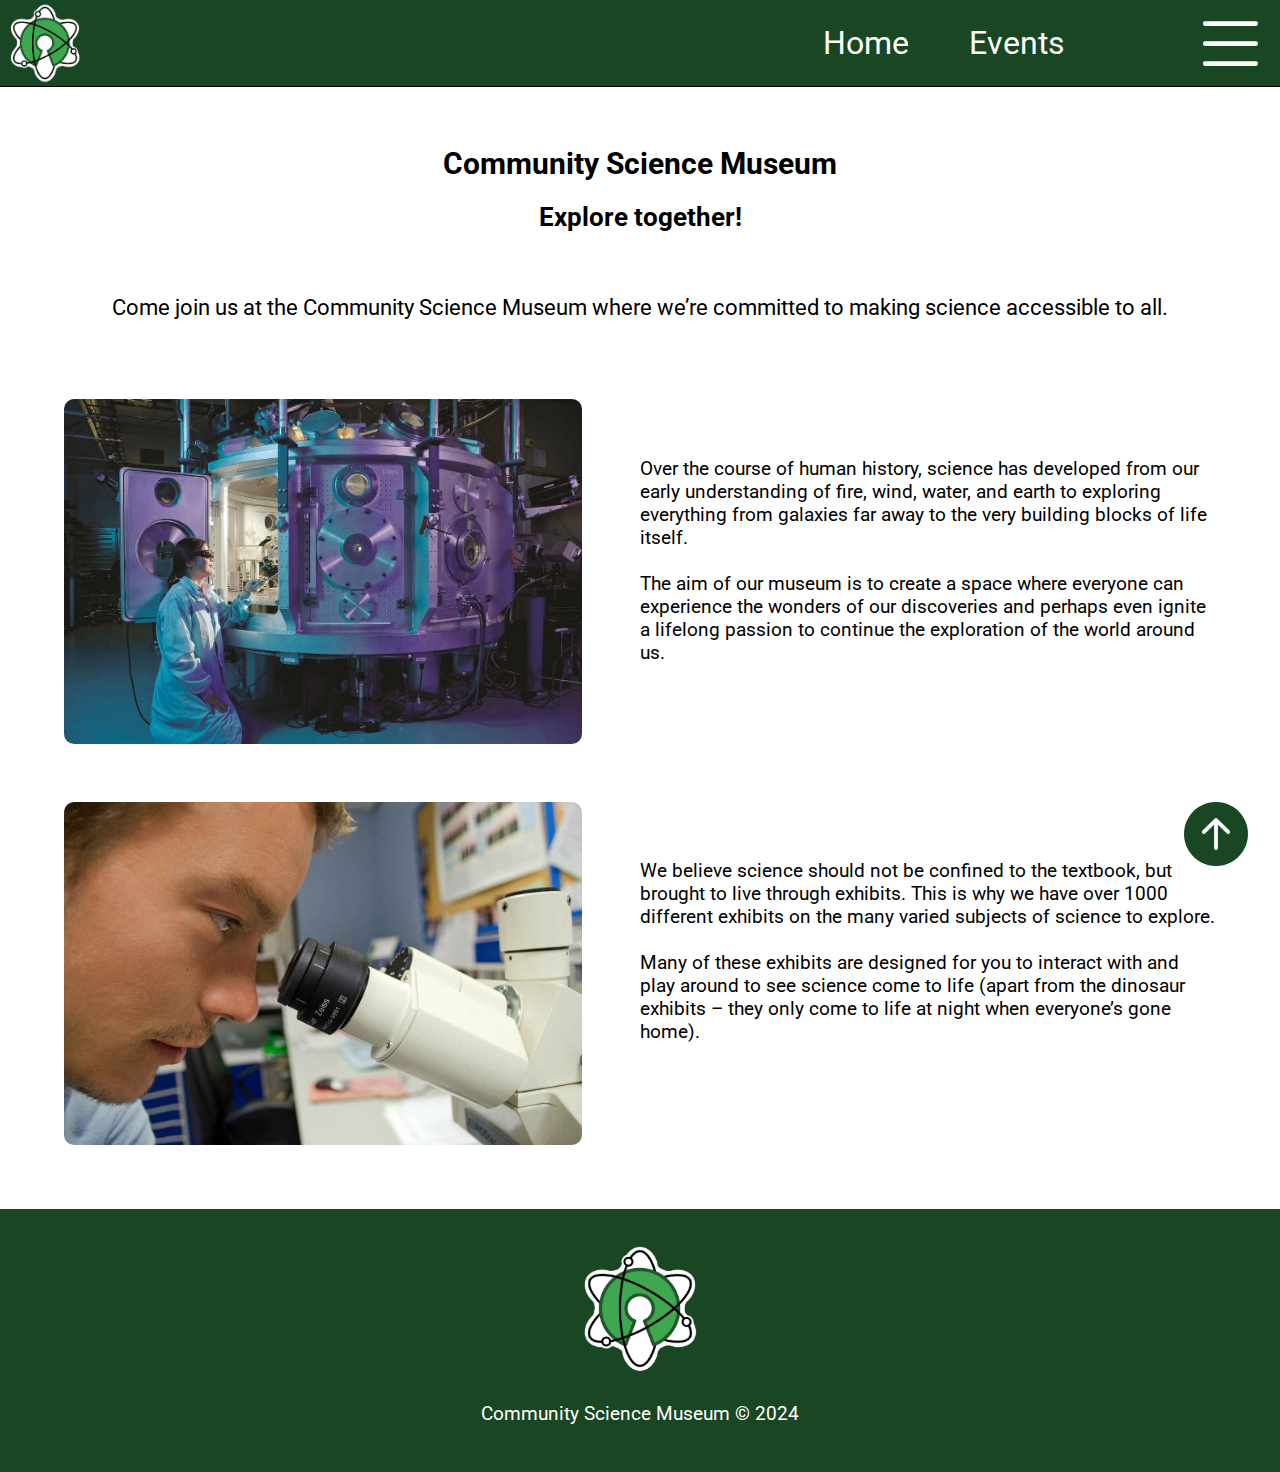
<file: index.html>
<!DOCTYPE html>
<html lang="en">
  <head>
    <meta charset="UTF-8" />
    <meta name="description" content="Homepage - Community Science Museum" />
    <meta name="viewport" content="width=device-width, initial-scale=1" />
    <meta name="keywords" content="Community, science, museum, homepage" />
    <meta name="author" content="Martine Reppesgård Karlsen" />

    <!-- Link to Font Awesome free icon kit -->
    <link
      rel="stylesheet"
      href="https://cdnjs.cloudflare.com/ajax/libs/font-awesome/6.0.0-beta3/css/all.min.css"
    />

    <!-- Link to CSS styleheets -->
    <link rel="stylesheet" type="text/css" href="css/index-body.css" />
    <link rel="stylesheet" type="text/css" href="css/footer.css" />
    <link rel="stylesheet" type="text/css" href="css/navbar.css" />


    <!-- Bootstrap icons libary -->
    <link
      rel="stylesheet"
      href="https://cdn.jsdelivr.net/npm/bootstrap-icons@1.11.3/font/bootstrap-icons.min.css"
    />

    <title>Community Science Museum</title>

    </head>
    <body>
        <nav class="navbar">
            <a href="index.html">
            <div class="navbar-logo-containter">
                <img src="./images/Logos/logo-with-some-white-background.png" alt="Community Science Museum Logo with white background" class="navbar-logo" >
            </div>
        </a>
            <div class="navbar-middle"></div>
            <div class="navbar-menu">
                <div class="text-shown-navbar">
                <a href="index.html" class="home-navbar-line">Home</a>
                <a href="./html-pages/events.html" class="events-navbar-line">Events</a>
                <a href="./html-pages/visit.html" class="visit-navbar-line">Visit</a>
                <a href="./html-pages/explore.html" class="explore-navbar-line">Explore</a>
            </div>
            </div>

               <div class="hamburger-menu-container">
                <input title="checkbox" type="checkbox" id="check" class="checkbox" >
                <label for="check" class="check-button">
                    <i class="bi bi-list" aria-hidden="true" aria-label="button"></i></label>
                <ul class="drop-down">
                    <li class="navbar-items-responsive-home"> <a href="index.html">Home</a></li>
                    <li class="navbar-items-responsive-events"> <a href="./html-pages/events.html">Events</a></li>
                    <li class="navbar-items-responsive-visit"> <a href="./html-pages/visit.html">Visit</a></li>
                    <li class="navbar-items-responsive-explore"> <a href="./html-pages/explore.html">Explore</a></li>  
               <li> <a href="./html-pages/exhibition-spaces.html">Exhibition Spaces</a></li>
               <li> <a href="./html-pages/get-involved.html">Get involved</a></li>
               <li> <a href="./html-pages/contact-us.html">Contact us</a></li>
               <li> <a href="./html-pages/about.html">About</a></li>  
                </ul>
            </div>
        </nav>

        <main class="index-body">
            <div class="left-margin"></div>

            <section class="middle-section">

                <h1 class="header1">Community Science Museum</h1>
                <h2 class="header2">Explore together!</h2>
                <br>
                <h3 class="header3">Come join us at the Community Science Museum where we’re committed to making science accessible to all.</h3>

                <div class="containter">
                    <img src="./images/scientific-2040795_1280.jpg" alt="Image of a person and a machine" class="image-index">
                    <p class="paragraph">Over the course of human history, science has developed from our early understanding of fire, wind, water, and earth to exploring everything from galaxies far away to the very building blocks of life itself.
                    <br>
                    <br>
                    The aim of our museum is to create a space where everyone can experience the wonders of our discoveries and perhaps even ignite a lifelong passion to continue the exploration of the world around us.</p>
                </div>

                <div class="containter">
                    <img src="./images/people-219985_1280.jpg" alt="Image of of a person looking into a magnification tool" class="image-index">
                    <p class="paragraph">We believe science should not be confined to the textbook, but brought to live through exhibits. This is why we have over 1000 different exhibits on the many varied subjects of science to explore. 
                    <br>
                    <br>
                    Many of these exhibits are designed for you to interact with and play around to see science come to life (apart from the dinosaur exhibits – they only come to life at night when everyone’s gone home).</p>
                </div>
            </section>

            <div class="right-margin"></div>

           
        </main>
       
        <footer>
            <img src="./images/Logos/logo-with-some-white-background.png" alt="Community Science Museum Logo with white background" class="footer-logo">
            <p class="footer-text">Community Science Museum © 2024</p>

        </footer>
        <!-- This button will allow the user to get back to the top by just clicking this button instead of having to scroll back to the top -->
        <a href="#" class="back-to-the-top-button" title="button" aria-label="back-to-the-top-button"> <i class="bi bi-arrow-up-circle-fill"></i></a>
    </body>
    </html>
</file>
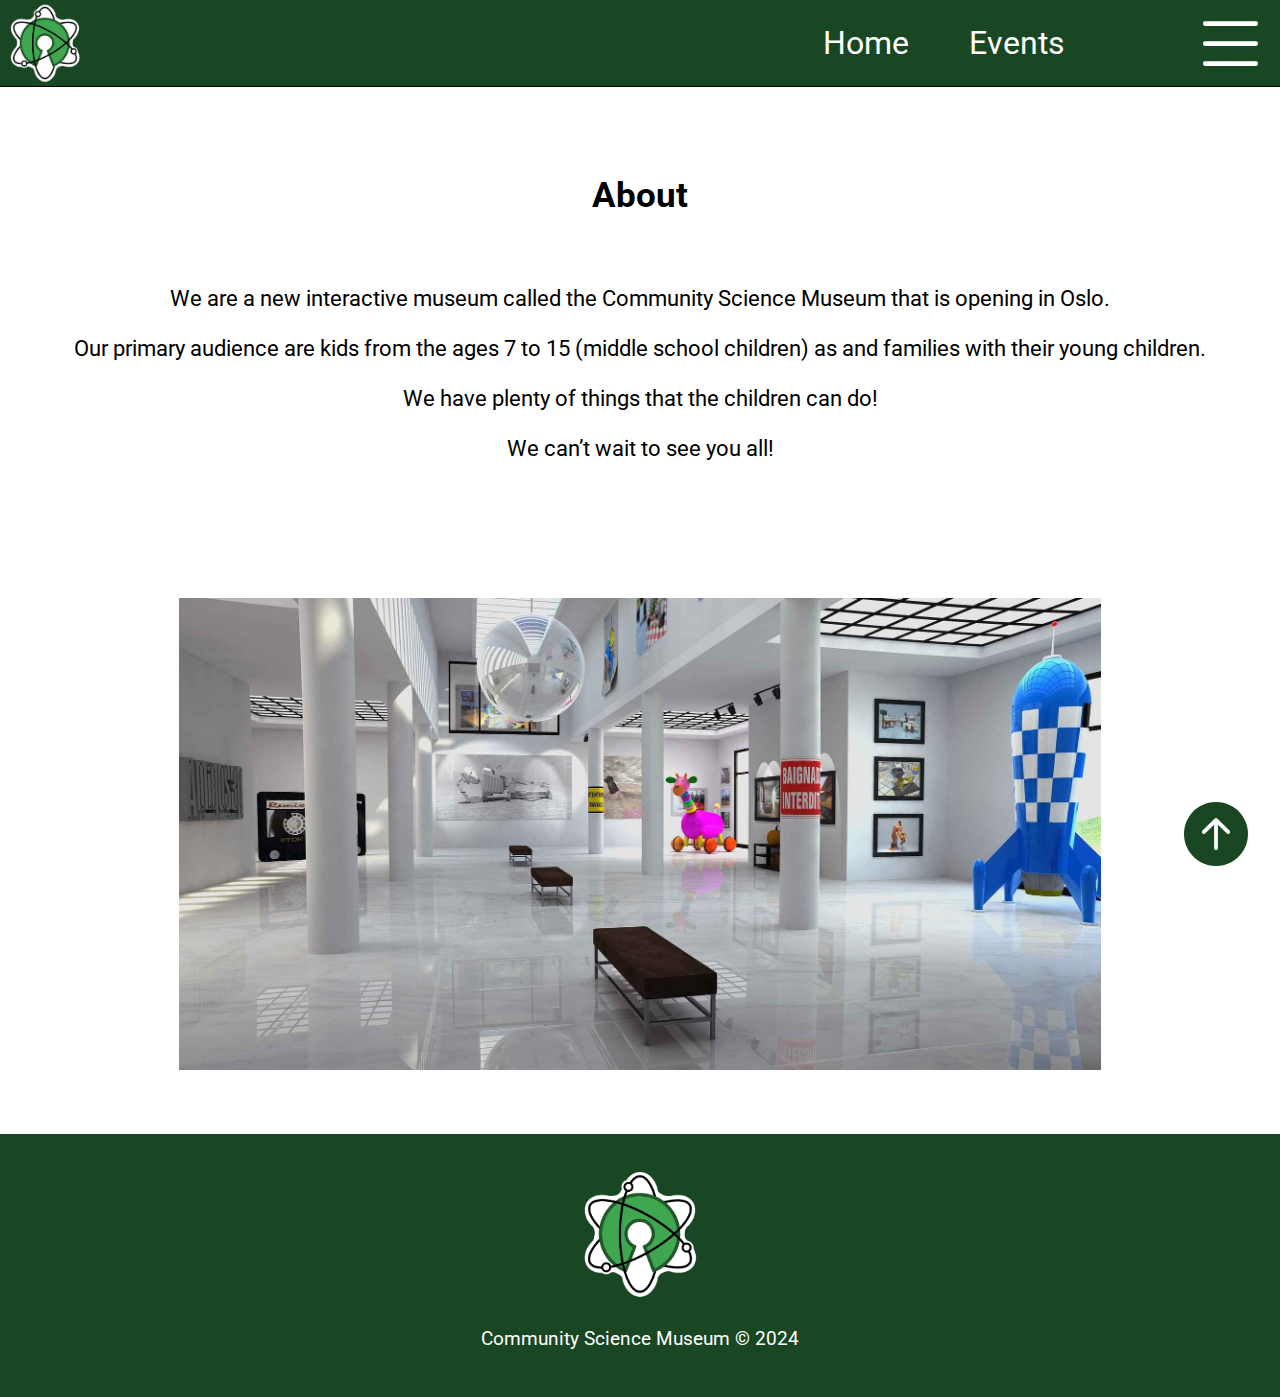
<file: html-pages/about.html>
<!DOCTYPE html>
<html lang="en">
  <head>
    <meta charset="UTF-8" />
    <meta name="description" content="About - Community Science Museum" />
    <meta name="viewport" content="width=device-width, initial-scale=1" />
    <meta name="keywords" content="about" />
    <meta name="author" content="Martine Reppesgård Karlsen" />

    <!-- Link to Font Awesome free icon kit -->
    <link
      rel="stylesheet"
      href="https://cdnjs.cloudflare.com/ajax/libs/font-awesome/6.0.0-beta3/css/all.min.css"
    />

    <!-- Link to CSS styleheets -->
    <link rel="stylesheet" type="text/css" href="../css/html-pages-css/about.css" />
    <link rel="stylesheet" type="text/css" href="../css/footer.css" />
    <link rel="stylesheet" type="text/css" href="../css/navbar.css" />


    <!-- Bootstrap icons libary -->
    <link
      rel="stylesheet"
      href="https://cdn.jsdelivr.net/npm/bootstrap-icons@1.11.3/font/bootstrap-icons.min.css"
    />

    <title>About us</title>

    </head>
    <body>
        <nav class="navbar">
            <a href="../index.html">
            <div class="navbar-logo-containter">
                <img src="../images/Logos/logo-with-some-white-background.png" alt="Community Science Museum Logo with white background" class="navbar-logo">
            </div>
            </a>
            <div class="navbar-middle"></div>
            <div class="navbar-menu">
                <div class="text-shown-navbar">
                <a href="../index.html" class="home-navbar-line">Home</a>
                <a href="../html-pages/events.html" class="events-navbar-line">Events</a>
                <a href="../html-pages/visit.html" class="visit-navbar-line">Visit</a>
                <a href="../html-pages/explore.html" class="explore-navbar-line">Explore</a>
            </div>
            </div>

               <div class="hamburger-menu-container">
                <input title="checkbox" type="checkbox" id="check" class="checkbox" >
                <label for="check" class="check-button">
                    <i class="bi bi-list" aria-hidden="true" aria-label="button"></i></label>
                <ul class="drop-down">
                    <li class="navbar-items-responsive-home"> <a href="../index.html">Home</a></li>
                    <li class="navbar-items-responsive-events"> <a href="../html-pages/events.html">Events</a></li>
                    <li class="navbar-items-responsive-visit"> <a href="../html-pages/visit.html">Visit</a></li>
                    <li class="navbar-items-responsive-explore"> <a href="../html-pages/explore.html">Explore</a></li>  
               <li> <a href="../html-pages/exhibition-spaces.html">Exhibition Spaces</a></li>
               <li> <a href="../html-pages/get-involved.html">Get involved</a></li>
               <li> <a href="../html-pages/contact-us.html">Contact us</a></li>
               <li> <a href="../html-pages/about.html">About</a></li>  
                </ul>
            </div>
        </nav>
       
       <main class="about-body">
        <div class="left-margin"></div>

            <section class="middle-section">
            <h1 class="header1">About</h1>
               <br>
               <p>
                We are a new interactive museum called the Community Science Museum that is opening in Oslo. 
                <br>
                <br>
                Our primary audience are kids from the ages 7 to 15 (middle school children) as and families with their young children. 
                <br>
                <br>
                We have plenty of things that the children can do! 
                <br>
                <br>
                We can’t wait to see you all!
               </p>

               <img src="../images/exhibition-1863344_1920.jpg" alt="Image of the inside of Community Science Museum"  class="image-about">

            </section>

            <div class="right-margin"></div>
       </main>

        <footer>
            <img src="../images/Logos/logo-with-some-white-background.png" alt="Community Science Museum Logo with white background" class="footer-logo">
            <p class="footer-text">Community Science Museum © 2024</p>

        </footer>
        <!-- This button will allow the user to get back to the top by just clicking this button instead of having to scroll back to the top -->
        <a href="#" class="back-to-the-top-button" title="button" aria-label="back-to-the-top-button"> <i class="bi bi-arrow-up-circle-fill"></i></a>
    </body>
    </html>
</file>
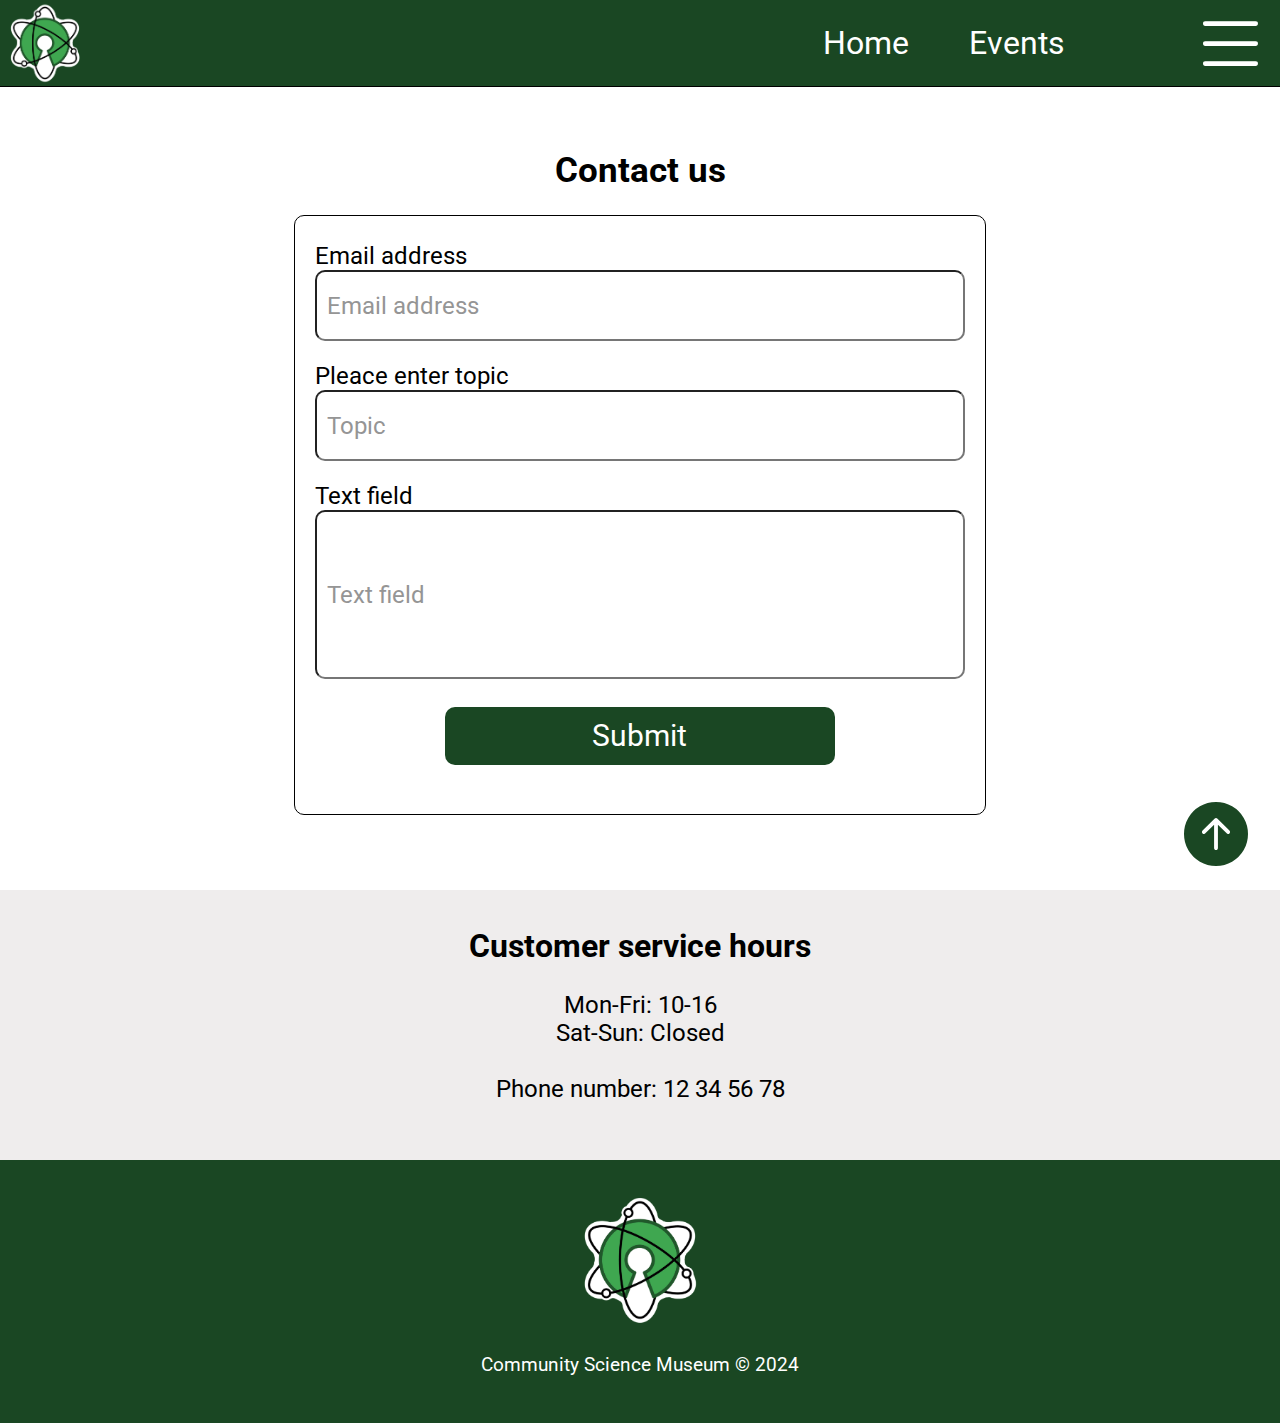
<file: html-pages/contact-us.html>
<!DOCTYPE html>
<html lang="en">
  <head>
    <meta charset="UTF-8" />
    <meta name="description" content="Contact us - Community Science Museum" />
    <meta name="viewport" content="width=device-width, initial-scale=1" />
    <meta name="keywords" content="contact, contact us, form, phonenumber" />
    <meta name="author" content="Martine Reppesgård Karlsen" />

    <!-- Link to Font Awesome free icon kit -->
    <link
      rel="stylesheet"
      href="https://cdnjs.cloudflare.com/ajax/libs/font-awesome/6.0.0-beta3/css/all.min.css"
    />

    <!-- Link to CSS styleheets -->
    <link rel="stylesheet" type="text/css" href="../css/html-pages-css/contact-us.css" />
    <link rel="stylesheet" type="text/css" href="../css/footer.css" />
    <link rel="stylesheet" type="text/css" href="../css/navbar.css" />


    <!-- Bootstrap icons libary -->
    <link
      rel="stylesheet"
      href="https://cdn.jsdelivr.net/npm/bootstrap-icons@1.11.3/font/bootstrap-icons.min.css"
    />

    <title>Contact us</title>

    </head>
    <body>
        <nav class="navbar">
            <a href="../index.html">
            <div class="navbar-logo-containter">
                <img src="../images/Logos/logo-with-some-white-background.png" alt="Community Science Museum Logo with white background" class="navbar-logo">
            </div>
            </a>
            <div class="navbar-middle"></div>
            <div class="navbar-menu">
                <div class="text-shown-navbar">
                <a href="../index.html" class="home-navbar-line">Home</a>
                <a href="../html-pages/events.html" class="events-navbar-line">Events</a>
                <a href="../html-pages/visit.html" class="visit-navbar-line">Visit</a>
                <a href="../html-pages/explore.html" class="explore-navbar-line">Explore</a>
            </div>
            </div>

               <div class="hamburger-menu-container">
                <input title="checkbox" type="checkbox" id="check" class="checkbox" >
                <label for="check" class="check-button">
                    <i class="bi bi-list" aria-hidden="true" aria-label="button"></i></label>
                <ul class="drop-down">
                    <li class="navbar-items-responsive-home"> <a href="../index.html">Home</a></li>
                    <li class="navbar-items-responsive-events"> <a href="../html-pages/events.html">Events</a></li>
                    <li class="navbar-items-responsive-visit"> <a href="../html-pages/visit.html">Visit</a></li>
                    <li class="navbar-items-responsive-explore"> <a href="../html-pages/explore.html">Explore</a></li>  
               <li> <a href="../html-pages/exhibition-spaces.html">Exhibition Spaces</a></li>
               <li> <a href="../html-pages/get-involved.html">Get involved</a></li>
               <li> <a href="../html-pages/contact-us.html">Contact us</a></li>
               <li> <a href="../html-pages/about.html">About</a></li>  
                </ul>
            </div>
        </nav>

        <main class="contact-us-body">
            <div class="left-margin"></div>

            <section class="middle-section">
                <h1 class="header1">Contact us</h1>
                <form class="contact-form">
                    <div class="form-content">
                    <div class="email-container">
                    <label class="label">Email address</label>
                    <input title="Email address" type="text" placeholder="Email address"  aria-label="Email input field"  aria-required="true" class="email"
                    required>
                </div>

                <div class="topic-container">
                    <label class="label">Pleace enter topic</label>
                    <input title="Topic" type="text" placeholder="Topic"  aria-label="Topic input field"  aria-required="true" class="topic"
                    required>
                </div>

                <div class="text-field-container">
                    <label class="label">Text field</label>
                    <input title="text field" type="text" placeholder="Text field"  aria-label="Text input field"  aria-required="true" class="text-field"
                    required>
                </div>
                </div>
            


                <button type="button" title="submit" class="submit-button" aria-label="submitt button">Submit</button>
                </form>


            </section>


            <div class="right-margin"></div>
        </main>
        <div class="information">
            <h2 class="header2">Customer service hours</h2>
            Mon-Fri: 10-16
            <br>
            Sat-Sun: Closed
            <br>
            <br>
            Phone number: 12 34 56 78 
          </div>
        <footer>
            <img src="../images/Logos/logo-with-some-white-background.png" alt="Community Science Museum Logo with white background" class="footer-logo">
            <p class="footer-text">Community Science Museum © 2024</p>

        </footer>
        <!-- This button will allow the user to get back to the top by just clicking this button instead of having to scroll back to the top -->
        <a href="#" class="back-to-the-top-button" title="button" aria-label="back-to-the-top-button"> <i class="bi bi-arrow-up-circle-fill"></i></a>
    </body>
    </html>
</file>
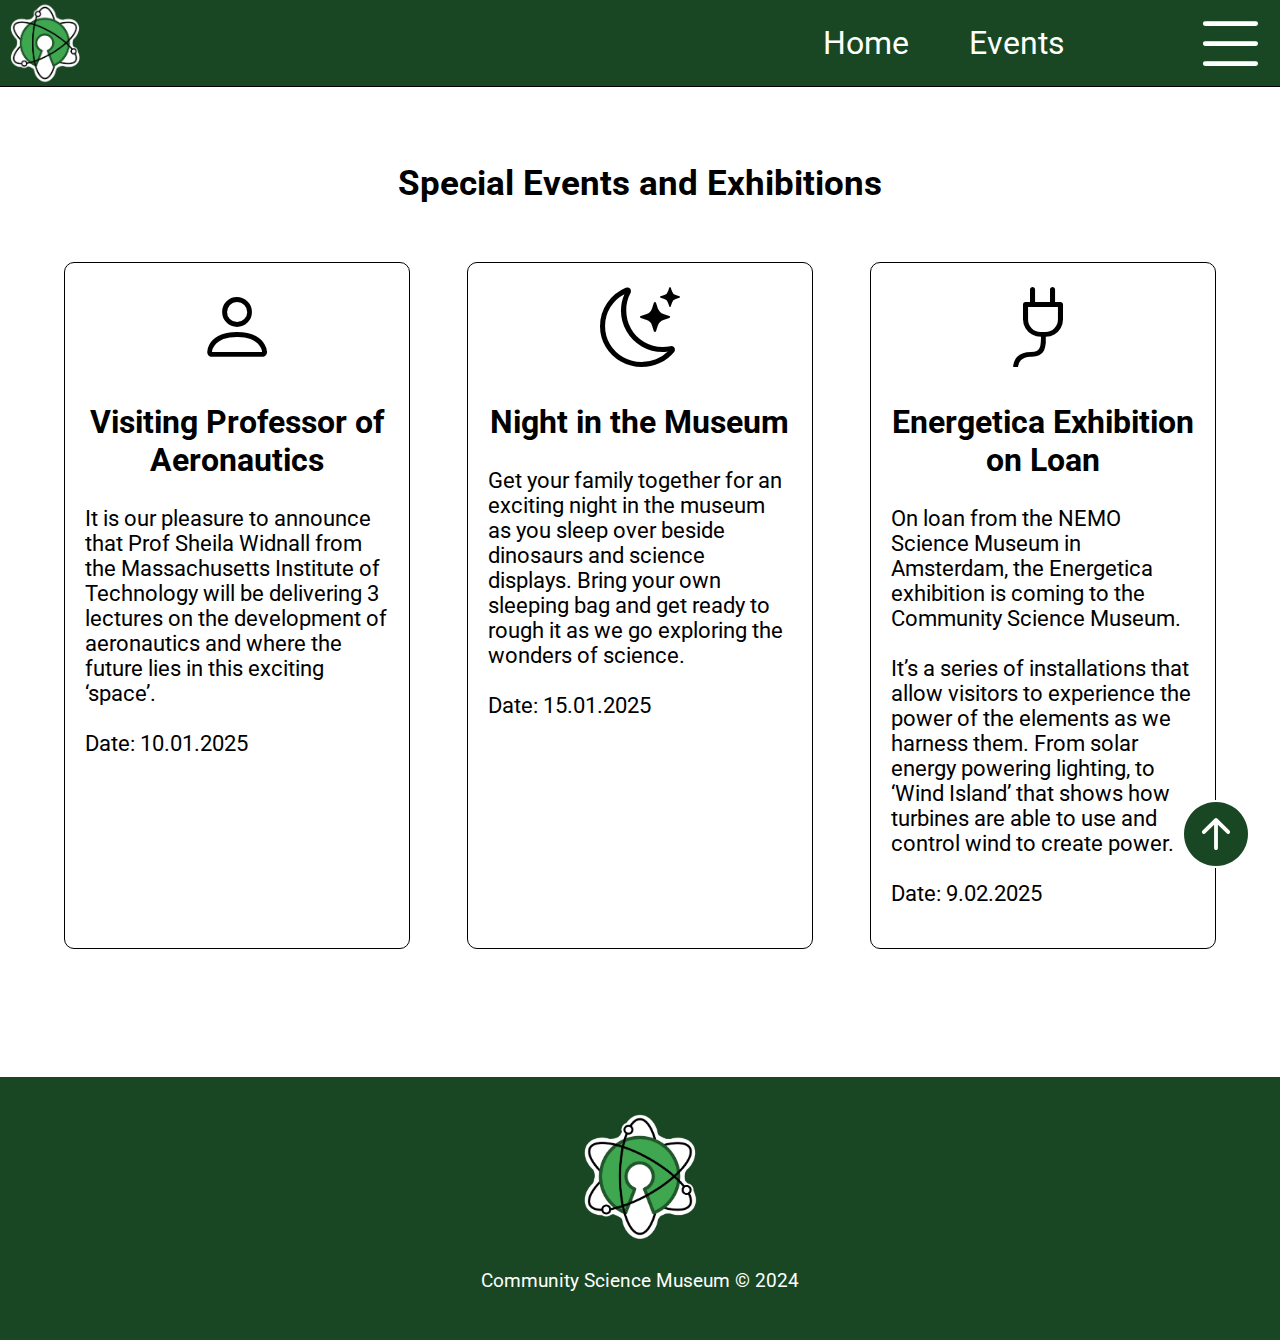
<file: html-pages/events.html>
<!DOCTYPE html>
<html lang="en">
  <head>
    <meta charset="UTF-8" />
    <meta name="description" content="Events - Community Science Museum" />
    <meta name="viewport" content="width=device-width, initial-scale=1" />
    <meta name="keywords" content="Special events, events, exhibition" />
    <meta name="author" content="Martine Reppesgård Karlsen" />

    <!-- Link to Font Awesome free icon kit -->
    <link
      rel="stylesheet"
      href="https://cdnjs.cloudflare.com/ajax/libs/font-awesome/6.0.0-beta3/css/all.min.css"
    />

    <!-- Link to CSS styleheets -->
    <link rel="stylesheet" type="text/css" href="../css/html-pages-css/events.css" />
    <link rel="stylesheet" type="text/css" href="../css/footer.css" />
    <link rel="stylesheet" type="text/css" href="../css/navbar.css" />


    <!-- Bootstrap icons libary -->
    <link
      rel="stylesheet"
      href="https://cdn.jsdelivr.net/npm/bootstrap-icons@1.11.3/font/bootstrap-icons.min.css"
    />

    <title>Special Events and Exhibitions</title>

    </head>
    <body>
        <nav class="navbar">
            <a href="../index.html">
            <div class="navbar-logo-containter">
                <img src="../images/Logos/logo-with-some-white-background.png" alt="Community Science Museum Logo with white background" class="navbar-logo">
            </div>
            </a>
            <div class="navbar-middle"></div>
            <div class="navbar-menu">
                <div class="text-shown-navbar">
                <a href="../index.html" class="home-navbar-line">Home</a>
                <a href="../html-pages/events.html" class="events-navbar-line">Events</a>
                <a href="../html-pages/visit.html" class="visit-navbar-line">Visit</a>
                <a href="../html-pages/explore.html" class="explore-navbar-line">Explore</a>
            </div>
            </div>

               <div class="hamburger-menu-container">
                <input title="checkbox" type="checkbox" id="check" class="checkbox" >
                <label for="check" class="check-button">
                    <i class="bi bi-list" aria-hidden="true" aria-label="button"></i></label>
                <ul class="drop-down">
                    <li class="navbar-items-responsive-home"> <a href="../index.html">Home</a></li>
                    <li class="navbar-items-responsive-events"> <a href="../html-pages/events.html">Events</a></li>
                    <li class="navbar-items-responsive-visit"> <a href="../html-pages/visit.html">Visit</a></li>
                    <li class="navbar-items-responsive-explore"> <a href="../html-pages/explore.html">Explore</a></li>  
               <li> <a href="../html-pages/exhibition-spaces.html">Exhibition Spaces</a></li>
               <li> <a href="../html-pages/get-involved.html">Get involved</a></li>
               <li> <a href="../html-pages/contact-us.html">Contact us</a></li>
               <li> <a href="../html-pages/about.html">About</a></li>  
                </ul>
            </div>
        </nav>

        <main class="events-body">
            <div class="left-margin"></div>

            <section class="middle-section">

                <h1 class="header1">Special Events and Exhibitions</h1>
                <div class="all-events-container">
                <div class="event">
                    <i class="bi bi-person"></i>
                    <h2 class="header2">Visiting Professor of Aeronautics</h2>
                    <p class="event-text">It is our pleasure to announce that Prof Sheila Widnall from the Massachusetts Institute of Technology will be delivering 3 lectures on the development of aeronautics and where the future lies in this exciting ‘space’.
                        <br>
                        <br>
                        Date: 10.01.2025</p>
                </div>
                <div class="event">
                    <i class="bi bi-moon-stars"></i>
                    <h2 class="header2">Night in the Museum</h2>
                    <p class="event-text">Get your family together for an exciting night in the museum as you sleep over beside dinosaurs and science displays. Bring your own sleeping bag and get ready to rough it as we go exploring the wonders of science.
                        <br>
                        <br>
                        Date: 15.01.2025</p>
                </div>
                <div class="event">
                    <i class="bi bi-plug"></i>
                    <h2 class="header2">Energetica Exhibition on Loan</h2>
                    <p class="event-text">On loan from the NEMO Science Museum in Amsterdam, the Energetica exhibition is coming to the Community Science Museum. 
                        <br>
                        <br>
                        It’s a series of installations that allow visitors to experience the power of the elements as we harness them. From solar energy powering lighting, to ‘Wind Island’ that shows how turbines are able to use and control wind to create power.
                        <br>
                        <br>
                        Date: 9.02.2025</p>
                </div>
            </div>
            </section>

            <div class="right-margin"></div>
    </main>
       
        <footer>
            <img src="../images/Logos/logo-with-some-white-background.png" alt="Community Science Museum Logo with white background" class="footer-logo">
            <p class="footer-text">Community Science Museum © 2024</p>

        </footer>

        <!-- This button will allow the user to get back to the top by just clicking this button instead of having to scroll back to the top -->
        <a href="#" class="back-to-the-top-button" title="button" aria-label="back-to-the-top-button"> <i class="bi bi-arrow-up-circle-fill"></i></a>
    </body>
    </html>
</file>
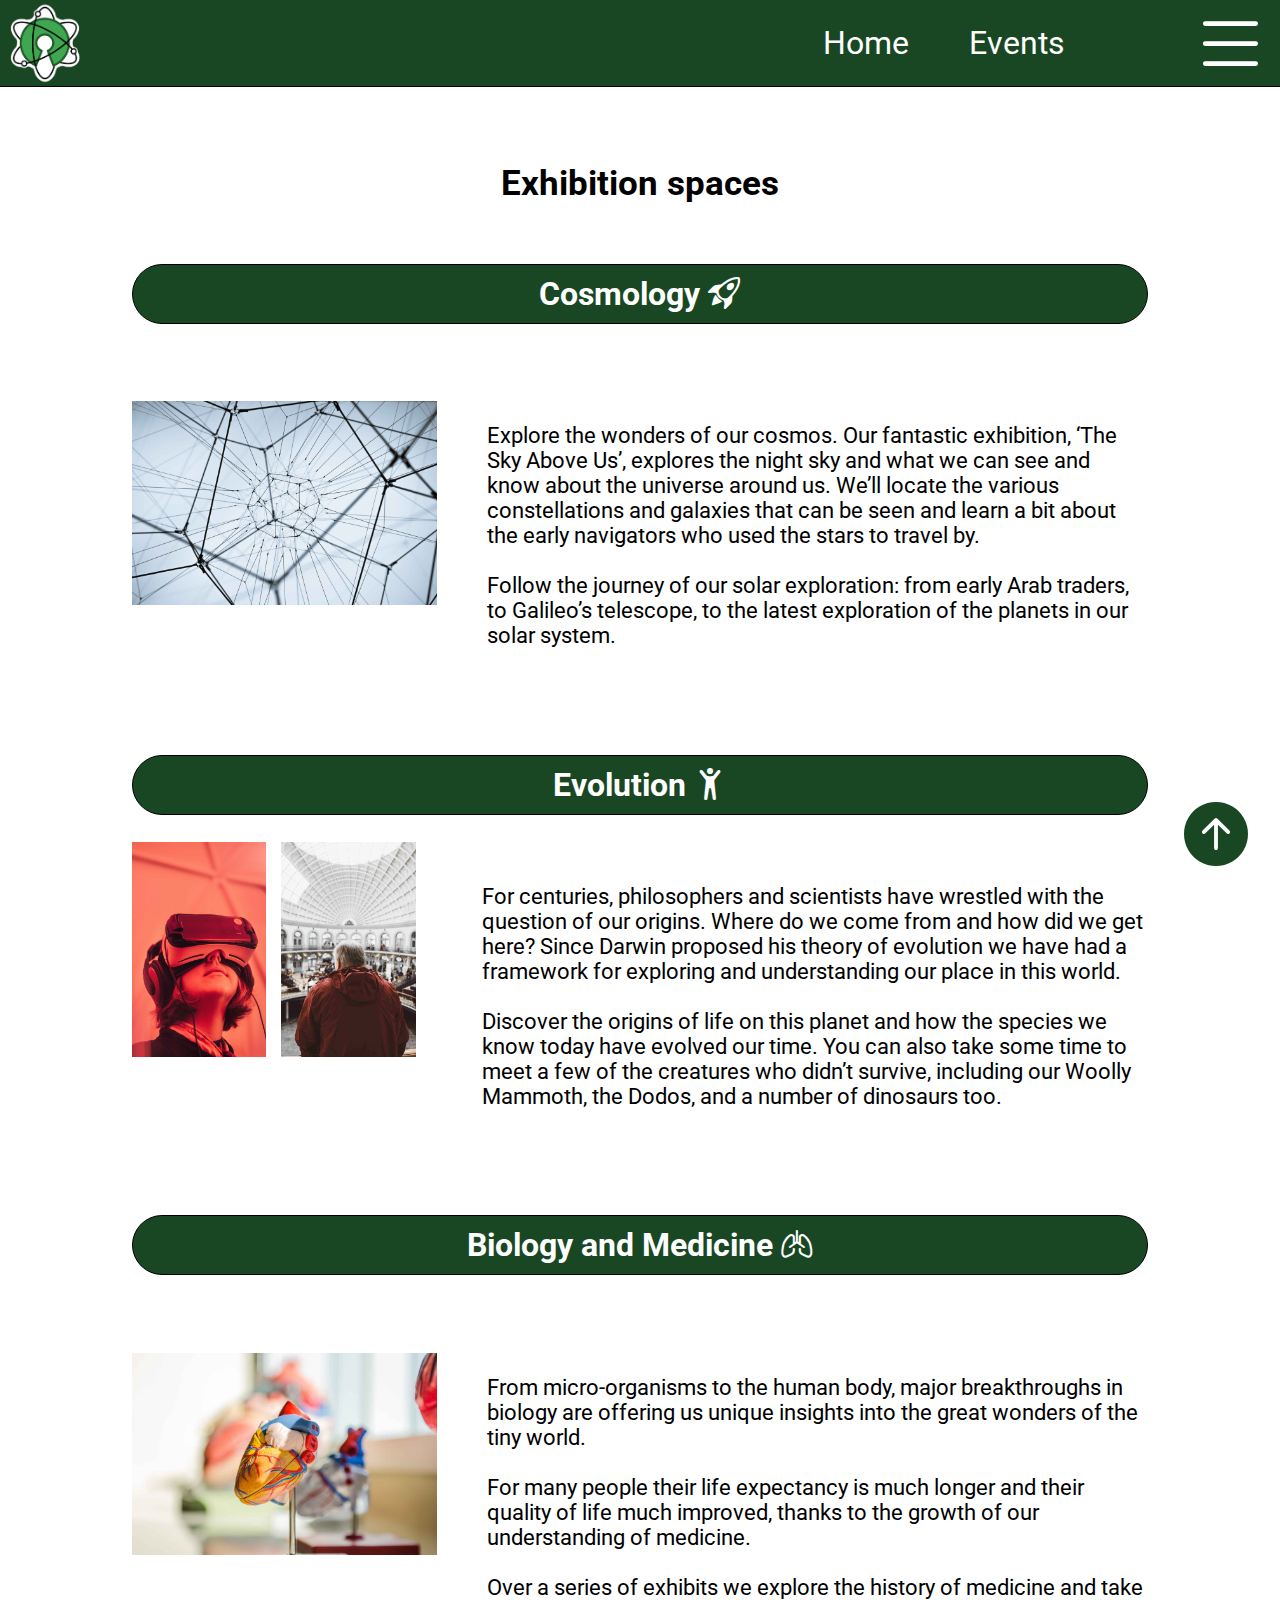
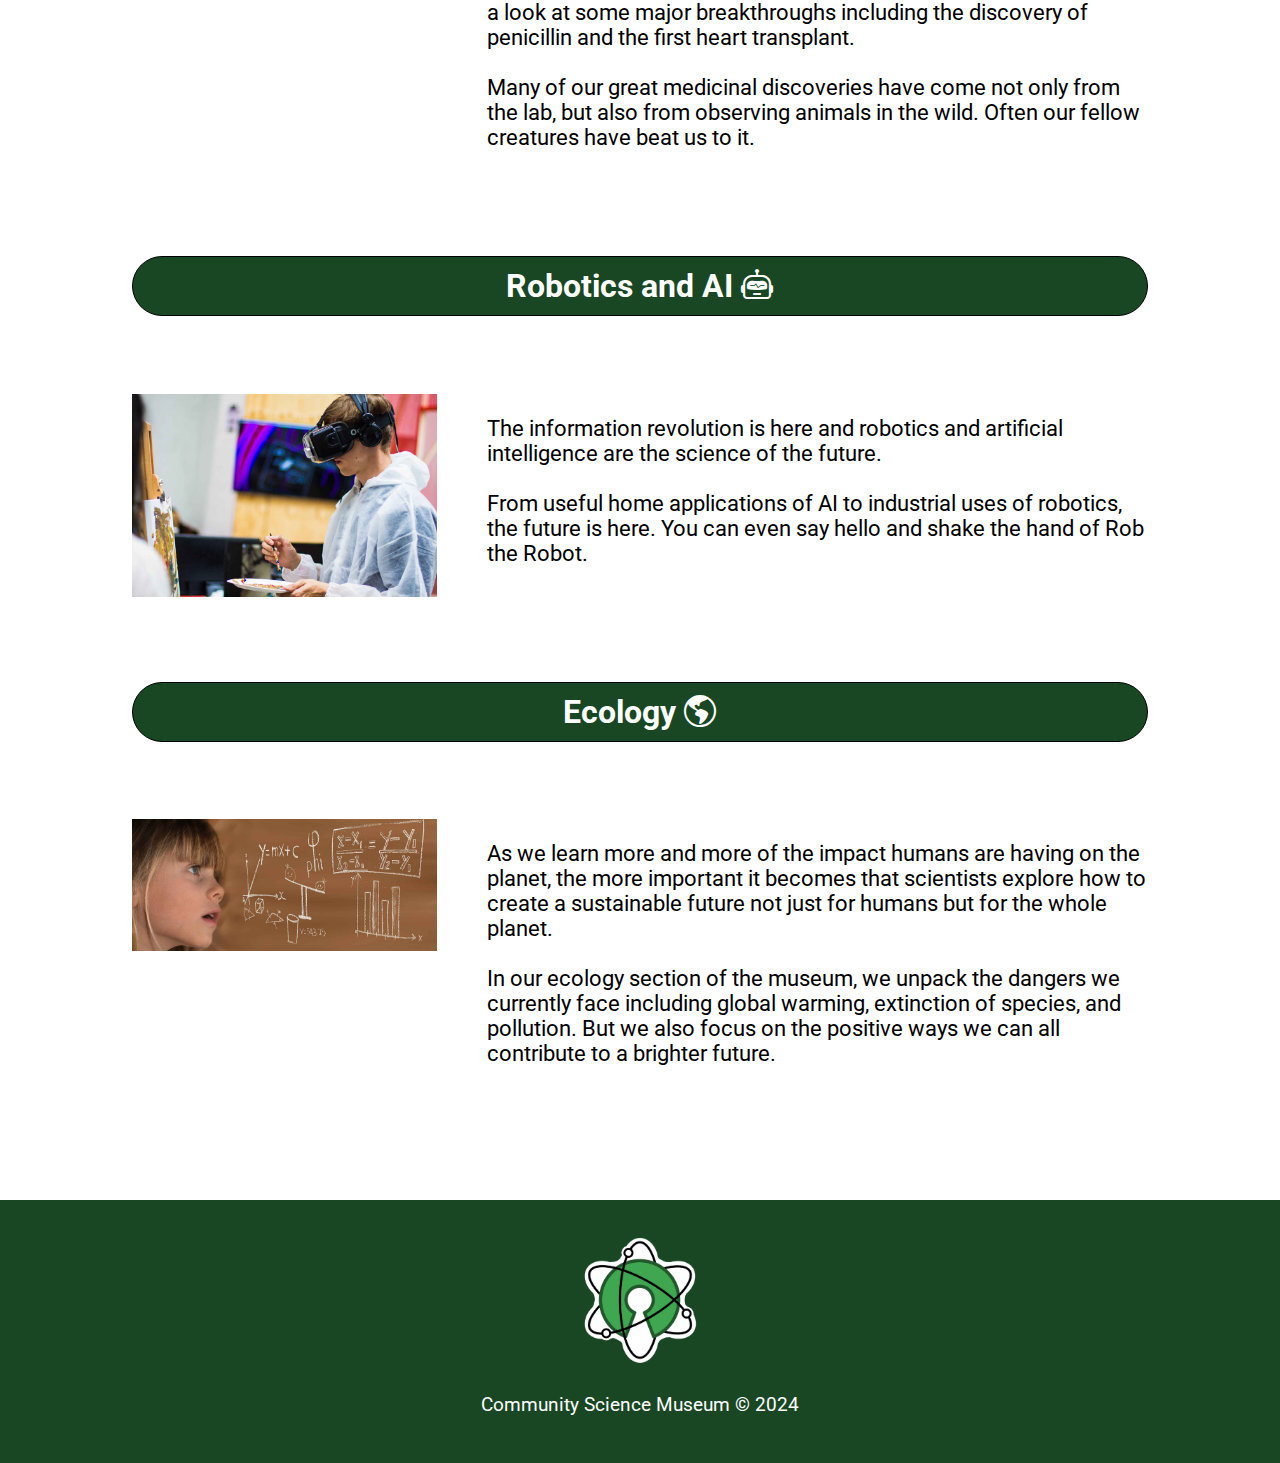
<file: html-pages/exhibition-spaces.html>
<!DOCTYPE html>
<html lang="en">
  <head>
    <meta charset="UTF-8" />
    <meta name="description" content="Exhibition spaces - Community Science Museum" />
    <meta name="viewport" content="width=device-width, initial-scale=1" />
    <meta name="keywords" content="exhibition spaces, exhibition, spaces" />
    <meta name="author" content="Martine Reppesgård Karlsen" />

    <!-- Link to Font Awesome free icon kit -->
    <link
      rel="stylesheet"
      href="https://cdnjs.cloudflare.com/ajax/libs/font-awesome/6.0.0-beta3/css/all.min.css"
    />

    <!-- Link to CSS styleheets -->
    <link rel="stylesheet" type="text/css" href="../css/html-pages-css/exhibiton-spaces.css" />
    <link rel="stylesheet" type="text/css" href="../css/footer.css" />
    <link rel="stylesheet" type="text/css" href="../css/navbar.css" />


    <!-- Bootstrap icons libary -->
    <link
      rel="stylesheet"
      href="https://cdn.jsdelivr.net/npm/bootstrap-icons@1.11.3/font/bootstrap-icons.min.css"
    />

    <title>Exhibition spaces</title>

    </head>
    <body>
        <nav class="navbar">
            <a href="../index.html">
            <div class="navbar-logo-containter">
                <img src="../images/Logos/logo-with-some-white-background.png" alt="Community Science Museum Logo with white background" class="navbar-logo">
            </div>
            </a>
            <div class="navbar-middle"></div>
            <div class="navbar-menu">
                <div class="text-shown-navbar">
                <a href="../index.html" class="home-navbar-line">Home</a>
                <a href="../html-pages/events.html" class="events-navbar-line">Events</a>
                <a href="../html-pages/visit.html" class="visit-navbar-line">Visit</a>
                <a href="../html-pages/explore.html" class="explore-navbar-line">Explore</a>
            </div>
            </div>

               <div class="hamburger-menu-container">
                <input title="checkbox" type="checkbox" id="check" class="checkbox" >
                <label for="check" class="check-button">
                    <i class="bi bi-list" aria-hidden="true" aria-label="button"></i></label>
                <ul class="drop-down">
                    <li class="navbar-items-responsive-home"> <a href="../index.html">Home</a></li>
                    <li class="navbar-items-responsive-events"> <a href="../html-pages/events.html">Events</a></li>
                    <li class="navbar-items-responsive-visit"> <a href="../html-pages/visit.html">Visit</a></li>
                    <li class="navbar-items-responsive-explore"> <a href="../html-pages/explore.html">Explore</a></li>  
               <li> <a href="../html-pages/exhibition-spaces.html">Exhibition Spaces</a></li>
               <li> <a href="../html-pages/get-involved.html">Get involved</a></li>
               <li> <a href="../html-pages/contact-us.html">Contact us</a></li>
               <li> <a href="../html-pages/about.html">About</a></li>  
                </ul>
            </div>
        </nav>
        <main class="exhibition-spaces-body">
            <div class="left-margin"></div>

            <section class="middle-section">

                <h1 class="header1">Exhibition spaces</h1>
                <div class="content-container">
                    
                    <h2 class="header2">Cosmology <i class="bi bi-rocket-takeoff" role="none"></i></h2>
                    <div class="image-and-text">
                    <img src="../images/william-bout-264826.jpg" alt="Image of a network structure" class="image">
               
                <div class="text-container">
                    <p class="text">
                        Explore the wonders of our cosmos. Our fantastic exhibition, ‘The Sky Above Us’, explores the night sky and what we can see and know about the universe around us. We’ll locate the various constellations and galaxies that can be seen and learn a bit about the early navigators who used the stars to travel by.
                        <br>
                        <br>
                    Follow the journey of our solar exploration: from early Arab traders, to Galileo’s telescope, to the latest exploration of the planets in our solar system.
                </p>
                     </div>
                 </div>
                </div>
                <br>
                <br>


                <div class="content-container">
                    
                    <h2 class="header2">Evolution <i class="bi bi-person-arms-up" role="none"></i></h2>
                    <div class="image-and-text">
                        <div class="evolution-images">
                            <img src="../images/samuel-zeller-158996.jpg" alt="Person with VR glasses on" class="image-vr">
                            <img src="../images/luke-ellis-craven-400722.jpg" alt="Person sitting down in museum" class="image-person-sitting">
                        </div>
               
                <div class="text-container-evolution">
                    <p class="text">
                        For centuries, philosophers and scientists have wrestled with the question of our origins. Where do we come from and how did we get here? Since Darwin proposed his theory of evolution we have had a framework for exploring and understanding our place in this world.
                        <br>
                        <br>
                        Discover the origins of life on this planet and how the species we know today have evolved our time. You can also take some time to meet a few of the creatures who didn’t survive, including our Woolly Mammoth, the Dodos, and a number of dinosaurs too. 
                    </p>
                     </div>
                 </div>
                </div>
                <br>
                <br>



                <div class="content-container">
                    
                    <h2 class="header2">Biology and Medicine <i class="bi bi-lungs" role="none"></i></h2>
                    <div class="image-and-text">
                        <img src="../images/heart-2607178_1920.jpg" alt="Image of a heart" class="image">
               
                <div class="text-container">
                    <p class="text">
                        From micro-organisms to the human body, major breakthroughs in biology are offering us unique insights into the great wonders of the tiny world.
                        <br>
                        <br>
                        For many people their life expectancy is much longer and their quality of life much improved, thanks to the growth of our understanding of medicine. 
                        <br>
                        <br>
                        Over a series of exhibits we explore the history of medicine and take a look at some major breakthroughs including the discovery of penicillin and the first heart transplant.
                        <br>
                        <br>
                        Many of our great medicinal discoveries have come not only from the lab, but also from observing animals in the wild. Often our fellow creatures have beat us to it.
                        </p>
                     </div>
                 </div>
                </div>
                <br>
                <br>


                <div class="content-container">
                    
                    <h2 class="header2">Robotics and AI <i class="bi bi-robot" role="none"></i></h2>
                    <div class="image-and-text">
                        <img src="../images/billetto-editorial-334686.jpg" alt="Person with a VR headset on" class="image">
               
                <div class="text-container">
                    <p class="text">
                        The information revolution is here and robotics and artificial intelligence are the science of the future. 
                        <br>
                        <br>
                        From useful home applications of AI to industrial uses of robotics, the future is here. You can even say hello and shake the hand of Rob the Robot.
                        </p>
                     </div>
                 </div>
                </div>
                <br>
                <br>


               
                <div class="content-container">
                    
                    <h2 class="header2">Ecology <i class="bi bi-globe-americas" role="none"></i></h2>
                    <div class="image-and-text">
                        <img src="../images/learn-2405206_1920.jpg" alt="Image of a person and numbers" class="image">
               
                <div class="text-container">
                    <p class="text">
                        As we learn more and more of the impact humans are having on the planet, the more important it becomes that scientists explore how to create a sustainable future not just for humans but for the whole planet.
                        <br>
                        <br>
                        In our ecology section of the museum, we unpack the dangers we currently face including global warming, extinction of species, and pollution. But we also focus on the positive ways we can all contribute to a brighter future.
                       </p>
                     </div>
                 </div>
                </div>
                <br>
                <br>
            </section>

                
            <div class="right-margin"></div>
        </main>
       
        <footer>
            <img src="../images/Logos/logo-with-some-white-background.png" alt="Community Science Museum Logo with white background" class="footer-logo">
            <p class="footer-text">Community Science Museum © 2024</p>

        </footer>
        <!-- This button will allow the user to get back to the top by just clicking this button instead of having to scroll back to the top -->
        <a href="#" class="back-to-the-top-button" title="button" aria-label="back-to-the-top-button"> <i class="bi bi-arrow-up-circle-fill"></i></a>
    </body>
    </html>
</file>
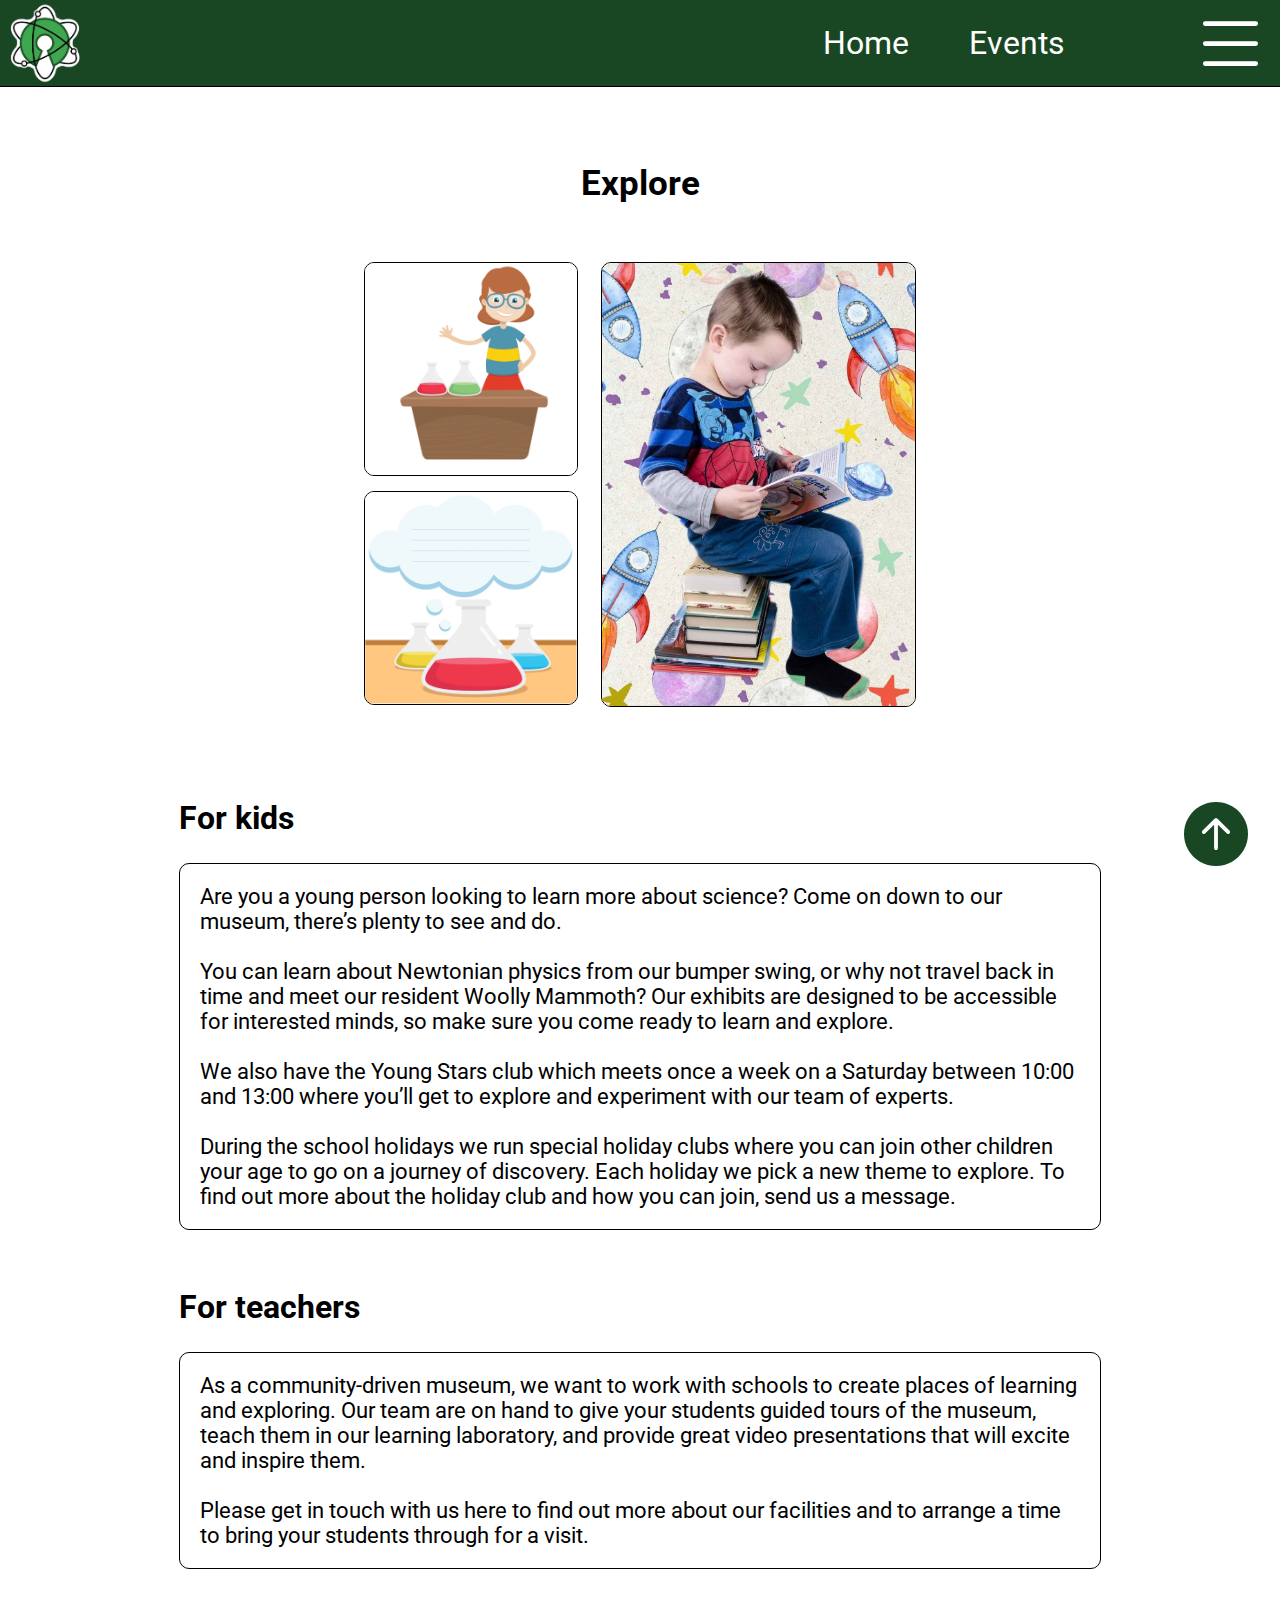
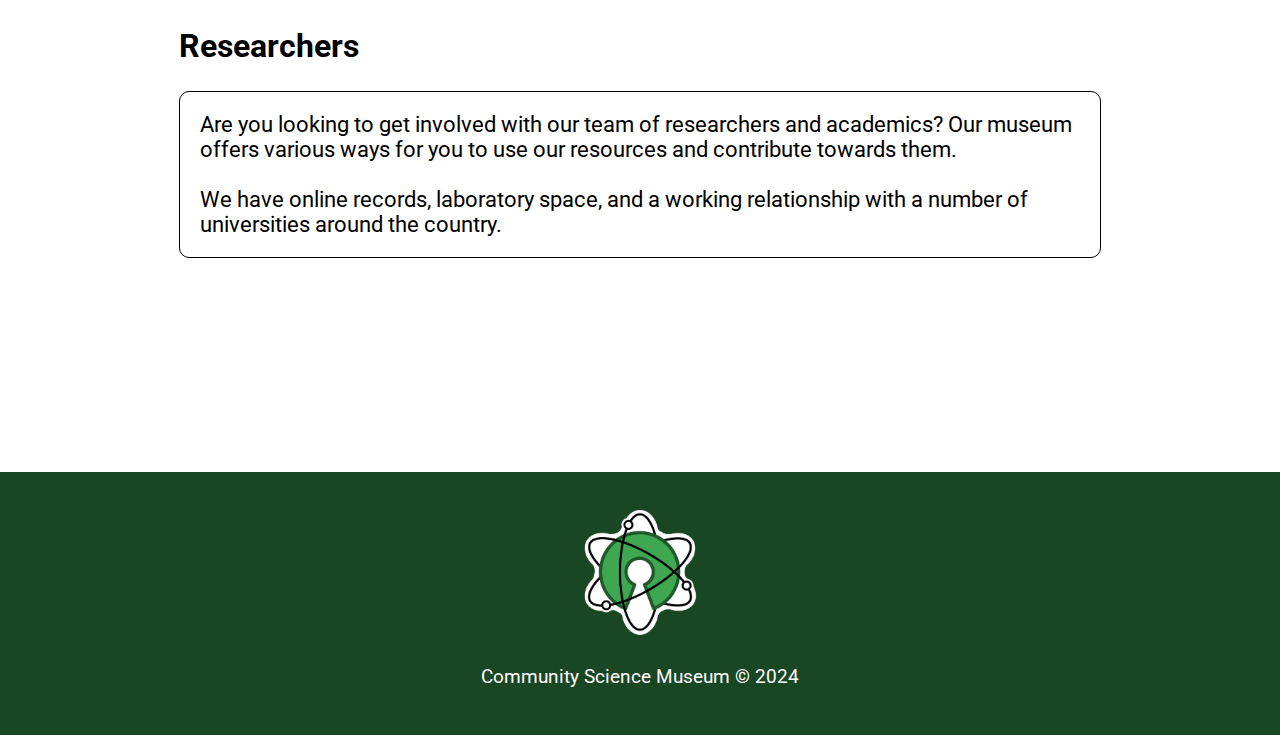
<file: html-pages/explore.html>
<!DOCTYPE html>
<html lang="en">
  <head>
    <meta charset="UTF-8" />
    <meta name="description" content="Explore - Community Science Museum" />
    <meta name="viewport" content="width=device-width, initial-scale=1" />
    <meta name="keywords" content="explore, for kids, for teacher, for researchers" />
    <meta name="author" content="Martine Reppesgård Karlsen" />

    <!-- Link to Font Awesome free icon kit -->
    <link
      rel="stylesheet"
      href="https://cdnjs.cloudflare.com/ajax/libs/font-awesome/6.0.0-beta3/css/all.min.css"
    />

    <!-- Link to CSS styleheets -->
    <link rel="stylesheet" type="text/css" href="../css/html-pages-css/explore.css" />
    <link rel="stylesheet" type="text/css" href="../css/footer.css" />
    <link rel="stylesheet" type="text/css" href="../css/navbar.css" />


    <!-- Bootstrap icons libary -->
    <link
      rel="stylesheet"
      href="https://cdn.jsdelivr.net/npm/bootstrap-icons@1.11.3/font/bootstrap-icons.min.css"
    />

    <title>Explore</title>

    </head>
    <body>
        <nav class="navbar">
            <a href="../index.html">
            <div class="navbar-logo-containter">
                <img src="../images/Logos/logo-with-some-white-background.png" alt="Community Science Museum Logo with white background" class="navbar-logo">
            </div>
            </a>
            <div class="navbar-middle"></div>
            <div class="navbar-menu">
                <div class="text-shown-navbar">
                <a href="../index.html" class="home-navbar-line">Home</a>
                <a href="../html-pages/events.html" class="events-navbar-line">Events</a>
                <a href="../html-pages/visit.html" class="visit-navbar-line">Visit</a>
                <a href="../html-pages/explore.html" class="explore-navbar-line">Explore</a>
            </div>
            </div>

               <div class="hamburger-menu-container">
                <input title="checkbox" type="checkbox" id="check" class="checkbox" >
                <label for="check" class="check-button">
                    <i class="bi bi-list" aria-hidden="true" aria-label="button"></i></label>
                <ul class="drop-down">
                    <li class="navbar-items-responsive-home"> <a href="../index.html">Home</a></li>
                    <li class="navbar-items-responsive-events"> <a href="../html-pages/events.html">Events</a></li>
                    <li class="navbar-items-responsive-visit"> <a href="../html-pages/visit.html">Visit</a></li>
                    <li class="navbar-items-responsive-explore"> <a href="../html-pages/explore.html">Explore</a></li>  
               <li> <a href="../html-pages/exhibition-spaces.html">Exhibition Spaces</a></li>
               <li> <a href="../html-pages/get-involved.html">Get involved</a></li>
               <li> <a href="../html-pages/contact-us.html">Contact us</a></li>
               <li> <a href="../html-pages/about.html">About</a></li>  
                </ul>
            </div>
        </nav>
       
        <main class="explore-body">
            <div class="left-margin"></div>

            <section class="middle-section">

                <h1 class="header1">Explore</h1>

                <div class="explore-container">
                    <div class="three-image-container">
                    <div class="images-container">

                        <img src="../images/teacher-2816112.jpg" alt="Teacher doing science" class="teacher-science-image">
                        <img src="../images/science-2799817.jpg" alt="Science glass" class="science-image">
                    </div>
                    <!-- <div class="child-image-container"> -->
                        <img src="../images/reading-2762010_1280.jpg" alt="Child reading" class="child-image">

                    <!-- </div> -->
                </div>
                    <h2 class="header2">For kids</h2>
                    <p class="text">
                        Are you a young person looking to learn more about science? Come on down to our museum, there’s plenty to see and do.
                        <br>
                        <br>
                        You can learn about Newtonian physics from our bumper swing, or why not travel back in time and meet our resident Woolly Mammoth? Our exhibits are designed to be accessible for interested minds, so make sure you come ready to learn and explore.
                        <br>
                        <br>
                        We also have the Young Stars club which meets once a week on a Saturday between 10:00 and 13:00 where you’ll get to explore and experiment with our team of experts.
                        <br>
                        <br>
                        During the school holidays we run special holiday clubs where you can join other children your age to go on a journey of discovery. Each holiday we pick a new theme to explore. To find out more about the holiday club and how you can join, send us a message.
                    </p>
                </div>

                <div class="explore-container">
                    <h2 class="header2">For teachers</h2>
                    <p class="text">
                        As a community-driven museum, we want to work with schools to create places of learning and exploring. Our team are on hand to give your students guided tours of the museum, teach them in our learning laboratory, and provide great video presentations that will excite and inspire them.
                        <br>
                        <br>
                        Please get in touch with us here to find out more about our facilities and to arrange a time to bring your students through for a visit.
                    </p>
                </div>

                <div class="explore-container">
                    <h2 class="header2">Researchers</h2>
                    <p class="text">
                        Are you looking to get involved with our team of researchers and academics? Our museum offers various ways for you to use our resources and contribute towards them. 
                        <br>
                        <br>
                        We have online records, laboratory space, and a working relationship with a number of universities around the country.
                    </p>
                </div>
            </section>
            <div class="right-margin"></div>
        </main>
       

        <footer>
            <img src="../images/Logos/logo-with-some-white-background.png" alt="Community Science Museum Logo with white background" class="footer-logo">
            <p class="footer-text">Community Science Museum © 2024</p>

        </footer>
        <!-- This button will allow the user to get back to the top by just clicking this button instead of having to scroll back to the top -->
        <a href="#" class="back-to-the-top-button" title="button" aria-label="back-to-the-top-button"> <i class="bi bi-arrow-up-circle-fill"></i></a>
    </body>
    </html>
</file>
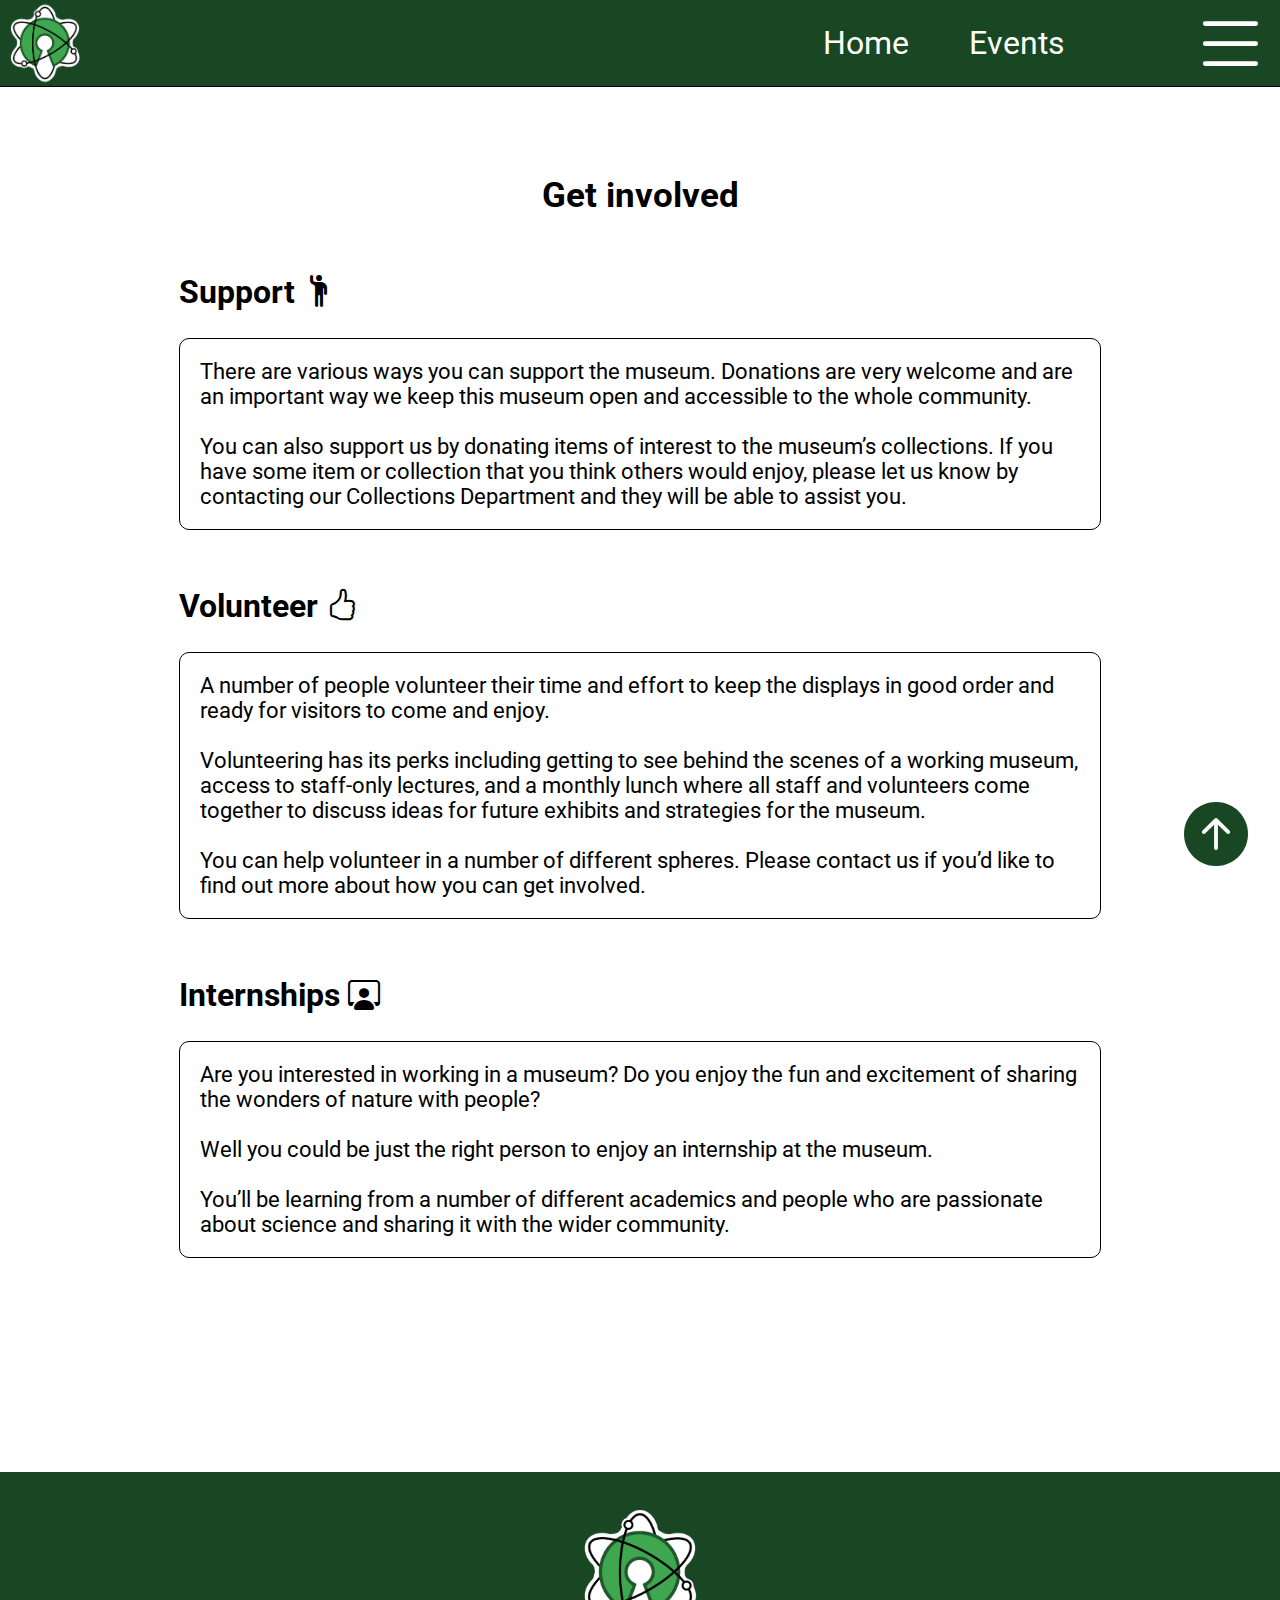
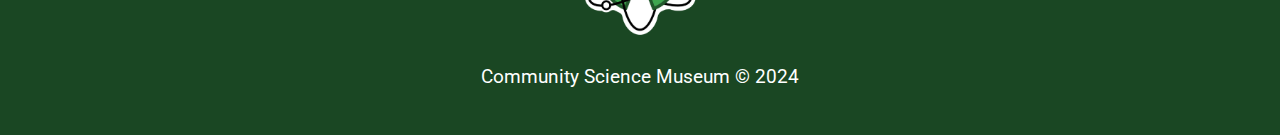
<file: html-pages/get-involved.html>
<!DOCTYPE html>
<html lang="en">
  <head>
    <meta charset="UTF-8" />
    <meta name="description" content="Get involved - Community Science Museum" />
    <meta name="viewport" content="width=device-width, initial-scale=1" />
    <meta name="keywords" content="get involved, support, volunteer, internship" />
    <meta name="author" content="Martine Reppesgård Karlsen" />

    <!-- Link to Font Awesome free icon kit -->
    <link
      rel="stylesheet"
      href="https://cdnjs.cloudflare.com/ajax/libs/font-awesome/6.0.0-beta3/css/all.min.css"
    />

    <!-- Link to CSS styleheets -->
    <link rel="stylesheet" type="text/css" href="../css/html-pages-css/get-involved.css" />
    <link rel="stylesheet" type="text/css" href="../css/footer.css" />
    <link rel="stylesheet" type="text/css" href="../css/navbar.css" />


    <!-- Bootstrap icons libary -->
    <link
      rel="stylesheet"
      href="https://cdn.jsdelivr.net/npm/bootstrap-icons@1.11.3/font/bootstrap-icons.min.css"
    />

    <title>Get involved</title>

    </head>
    <body>
        <nav class="navbar">
            <a href="../index.html">
            <div class="navbar-logo-containter">
                <img src="../images/Logos/logo-with-some-white-background.png" alt="Community Science Museum Logo with white background" class="navbar-logo">
            </div>
            </a>
            <div class="navbar-middle"></div>
            <div class="navbar-menu">
                <div class="text-shown-navbar">
                <a href="../index.html" class="home-navbar-line">Home</a>
                <a href="../html-pages/events.html" class="events-navbar-line">Events</a>
                <a href="../html-pages/visit.html" class="visit-navbar-line">Visit</a>
                <a href="../html-pages/explore.html" class="explore-navbar-line">Explore</a>
            </div>
            </div>

               <div class="hamburger-menu-container">
                <input title="checkbox" type="checkbox" id="check" class="checkbox" >
                <label for="check" class="check-button">
                    <i class="bi bi-list" aria-hidden="true" aria-label="button"></i></label>
                <ul class="drop-down">
                    <li class="navbar-items-responsive-home"> <a href="../index.html">Home</a></li>
                    <li class="navbar-items-responsive-events"> <a href="../html-pages/events.html">Events</a></li>
                    <li class="navbar-items-responsive-visit"> <a href="../html-pages/visit.html">Visit</a></li>
                    <li class="navbar-items-responsive-explore"> <a href="../html-pages/explore.html">Explore</a></li>  
               <li> <a href="../html-pages/exhibition-spaces.html">Exhibition Spaces</a></li>
               <li> <a href="../html-pages/get-involved.html">Get involved</a></li>
               <li> <a href="../html-pages/contact-us.html">Contact us</a></li>
               <li> <a href="../html-pages/about.html">About</a></li>  
                </ul>
            </div>
        </nav>
        <main class="get-involved-body">
            <div class="left-margin"></div>

            <section class="middle-section">

                <h1 class="header1">Get involved</h1>

                <div class="get-involved-container">
                    <h2 class="header2">Support <i class="bi bi-person-raised-hand" role="none"></i></h2>
                    <p class="text">There are various ways you can support the museum. Donations are very welcome and are an important way we keep this museum open and accessible to the whole community.
                        <br>
                        <br>
                        You can also support us by donating items of interest to the museum’s collections. If you have some item or collection that you think others would enjoy, please let us know by contacting our Collections Department and they will be able to assist you.</p>
                </div>

                <div class="get-involved-container">
                    <h2 class="header2">Volunteer <i class="bi bi-hand-thumbs-up" role="none"></i></h2>
                    <p class="text">
                        A number of people volunteer their time and effort to keep the displays in good order and ready for visitors to come and enjoy. 
                        <br>
                        <br>
                        Volunteering has its perks including getting to see behind the scenes of a working museum, access to staff-only lectures, and a monthly lunch where all staff and volunteers come together to discuss ideas for future exhibits and strategies for the museum.
                        <br>
                        <br>
                        You can help volunteer in a number of different spheres. Please contact us if you’d like to find out more about how you can get involved.
                    </p>
                </div>

                <div class="get-involved-container">
                    <h2 class="header2">Internships <i class="bi bi-person-workspace" role="none"></i></h2>
                    <p class="text">
                        Are you interested in working in a museum? Do you enjoy the fun and excitement of sharing the wonders of nature with people? 
                        <br>
                        <br>
                        Well you could be just the right person to enjoy an internship at the museum.
                        <br>
                        <br>
                        You’ll be learning from a number of different academics and people who are passionate about science and sharing it with the wider community.
                    </p>
                    </div>
            </section>

            <div class="right-margin"></div>
            </main>
       
        <footer>
            <img src="../images/Logos/logo-with-some-white-background.png" alt="Community Science Museum Logo with white background" class="footer-logo">
            <p class="footer-text">Community Science Museum © 2024</p>

        </footer>
        <!-- This button will allow the user to get back to the top by just clicking this button instead of having to scroll back to the top -->
        <a href="#" class="back-to-the-top-button" title="button" aria-label="back-to-the-top-button"> <i class="bi bi-arrow-up-circle-fill"></i></a>
    </body>
    </html>
</file>
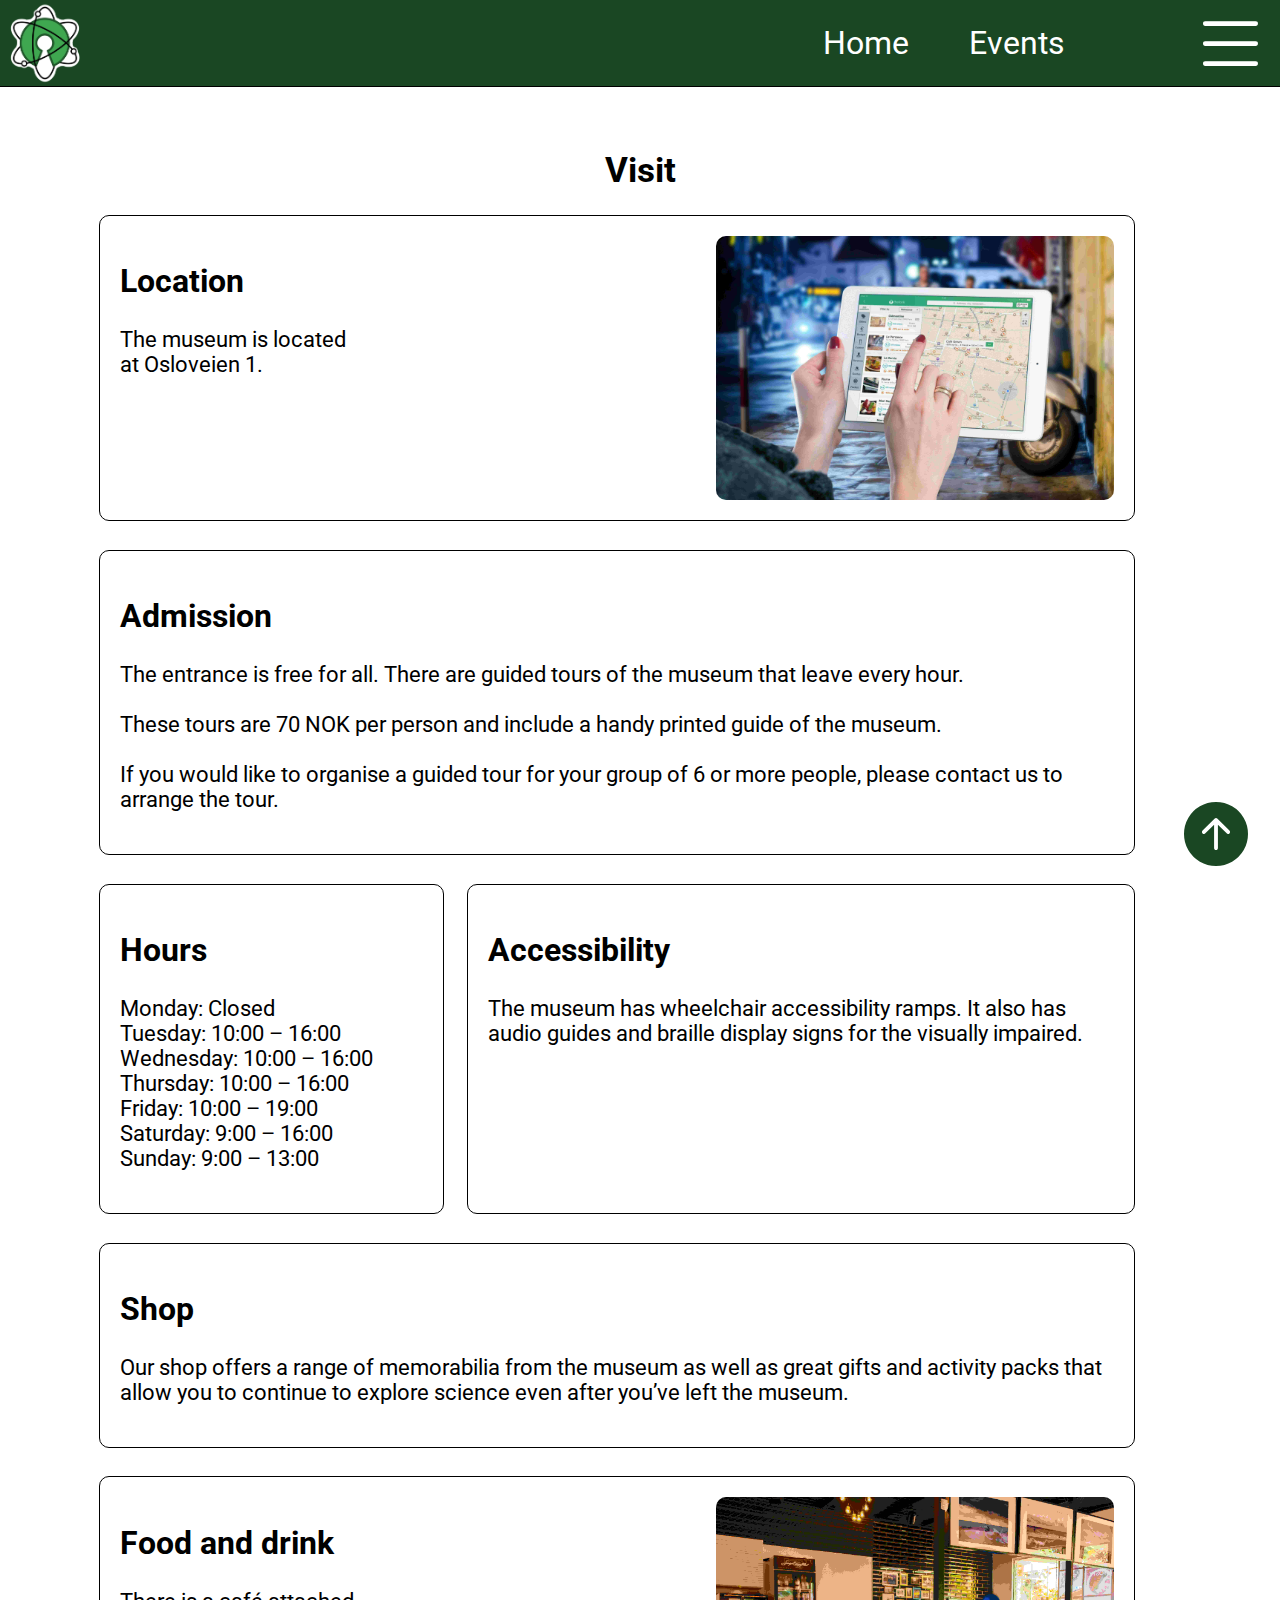
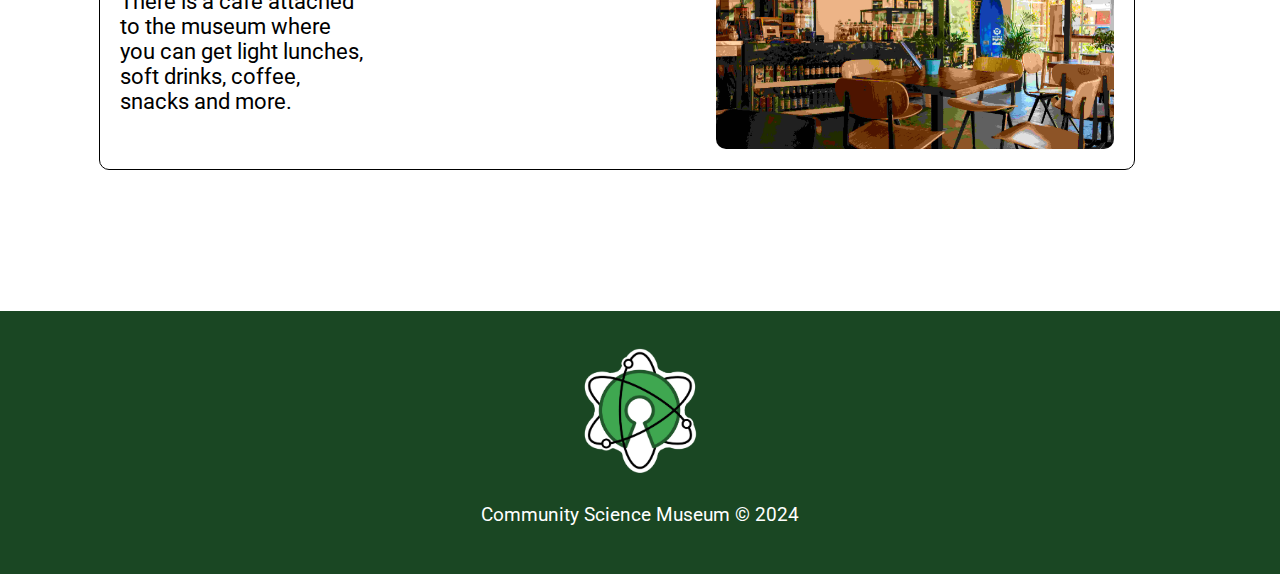
<file: html-pages/visit.html>
<!DOCTYPE html>
<html lang="en">
  <head>
    <meta charset="UTF-8" />
    <meta name="description" content="Visit - Community Science Museum" />
    <meta name="viewport" content="width=device-width, initial-scale=1" />
    <meta name="keywords" content="visit, location, Admission, hours, accessibility, shop, food and drinks, café" />
    <meta name="author" content="Martine Reppesgård Karlsen" />

    <!-- Link to Font Awesome free icon kit -->
    <link
      rel="stylesheet"
      href="https://cdnjs.cloudflare.com/ajax/libs/font-awesome/6.0.0-beta3/css/all.min.css"
    />

    <!-- Link to CSS styleheets -->
    <link rel="stylesheet" type="text/css" href="../css/html-pages-css/visit.css" />
    <link rel="stylesheet" type="text/css" href="../css/footer.css" />
    <link rel="stylesheet" type="text/css" href="../css/navbar.css" />


    <!-- Bootstrap icons libary -->
    <link
      rel="stylesheet"
      href="https://cdn.jsdelivr.net/npm/bootstrap-icons@1.11.3/font/bootstrap-icons.min.css"
    />

    <title>Visit our museum</title>

    </head>
    <body>
        <nav class="navbar">
            <a href="../index.html">
            <div class="navbar-logo-containter">
                <img src="../images/Logos/logo-with-some-white-background.png" alt="Community Science Museum Logo with white background" class="navbar-logo">
            </div>
            </a>
            <div class="navbar-middle"></div>
            <div class="navbar-menu">
                <div class="text-shown-navbar">
                <a href="../index.html" class="home-navbar-line">Home</a>
                <a href="../html-pages/events.html" class="events-navbar-line">Events</a>
                <a href="../html-pages/visit.html" class="visit-navbar-line">Visit</a>
                <a href="../html-pages/explore.html" class="explore-navbar-line">Explore</a>
            </div>
            </div>

               <div class="hamburger-menu-container">
                <input title="checkbox" type="checkbox" id="check" class="checkbox" >
                <label for="check" class="check-button">
                    <i class="bi bi-list" aria-hidden="true" aria-label="button"></i></label>
                <ul class="drop-down">
                    <li class="navbar-items-responsive-home"> <a href="../index.html">Home</a></li>
                    <li class="navbar-items-responsive-events"> <a href="../html-pages/events.html">Events</a></li>
                    <li class="navbar-items-responsive-visit"> <a href="../html-pages/visit.html">Visit</a></li>
                    <li class="navbar-items-responsive-explore"> <a href="../html-pages/explore.html">Explore</a></li>  
               <li> <a href="../html-pages/exhibition-spaces.html">Exhibition Spaces</a></li>
               <li> <a href="../html-pages/get-involved.html">Get involved</a></li>
               <li> <a href="../html-pages/contact-us.html">Contact us</a></li>
               <li> <a href="../html-pages/about.html">About</a></li>  
                </ul>
            </div>
        </nav>
        <main class="visit-body">
            <div class="left-margin"></div>

            <section class="middle-section">

                <h1 class="header1">Visit</h1>

                <div class="visit-container">
                <div class="location-containter">
                    <div class="text-location">
                    <h2 class="header2">Location</h2>
                    <p class="text">The museum is located at Osloveien 1.</p>
                </div>
                    <img src="../images/pexels-pixabay-38271.jpg" alt="Image of our location on a map" class="image">
                </div>

                <div class="admission-container">
                <div class="text-admission">
                    <h2 class="header2">Admission</h2>
                    <p class="text">The entrance is free for all.
                        There are guided tours of the museum that leave every hour. 
                        <br>
                        <br>
                        These tours are 70 NOK per person and include a handy printed guide of the museum.
                        <br>
                        <br>
                        If you would like to organise a guided tour for your group of 6 or more people, please contact us to arrange the tour.</p>
                </div>
            </div>

            <div class="hours-accessibility">
            <div class="hours-container">
                <div class="text-hours">
                    <h2 class="header2">Hours</h2>
                    <p class="text">Monday: Closed
                        <br>
                        Tuesday: 10:00 – 16:00
                        <br>
                        Wednesday: 10:00 – 16:00
                        <br>
                        Thursday: 10:00 – 16:00
                        <br>
                        Friday: 10:00 – 19:00
                        <br>
                        Saturday: 9:00 – 16:00
                        <br>
                        Sunday: 9:00 – 13:00</p>
                </div>
            </div>

            <div class="Accessibility-container">
                <div class="text-Accessibility">
                    <h2 class="header2">Accessibility</h2>
                    <p class="text">The museum has wheelchair accessibility ramps. It also has audio guides and braille display signs for the visually impaired.</p>
                </div>
            </div>
        </div>
        <div class="shop-container">
            <div class="text-shop">
                <h2 class="header2">Shop</h2>
                <p class="text">Our shop offers a range of memorabilia from the museum as well as great gifts and activity packs that allow you to continue to explore science even after you’ve left the museum.</p>
            </div>
        </div>

        <div class="food-containter">
            <div class="text-food">
            <h2 class="header2">Food and drink</h2>
            <p class="text">There is a café attached to the museum where you can get light lunches, soft drinks, coffee, snacks and more.</p>
        </div>
            <img src="../images/pexels-igor-starkov-233202-1307698.jpg" alt="Image of our café" class="image">
        </div>
        </div>
            </section>

            <div class="right-margin"></div>
        </main>
       
        <footer>
            <img src="../images/Logos/logo-with-some-white-background.png" alt="Community Science Museum Logo with white background" class="footer-logo">
            <p class="footer-text">Community Science Museum © 2024</p>

        </footer>
        <!-- This button will allow the user to get back to the top by just clicking this button instead of having to scroll back to the top -->
        <a href="#" class="back-to-the-top-button" title="button" aria-label="back-to-the-top-button"> <i class="bi bi-arrow-up-circle-fill"></i></a>
    </body>
    </html>
</file>
<file: css/index-body.css>
html{
    scroll-behavior: smooth;
}

*{
    font-family: "Roboto";
    box-sizing: inherit;
}

body {
    margin: 0;
    box-sizing: border-box;
    padding: 0;
}

.index-body{
    margin-top: 100px;
    display: flex;
    margin-bottom: 5%;
}

.left-margin{
    width: 5%;
    height: auto;
    float: left;
    /* background-color: red;  */
}

.middle-section{
    width: 90%;
    height: auto;
    /* background-color: rgb(43, 91, 91);   */
    text-align: center;
    margin-top: 2%;
}

.right-margin{
    width: 5%;
    height: auto;
    float: right;
    /* background-color: red; */
}

.header1{
    font-size: 2.2rem;
}

.header2{
    font-size: 2rem;
}

.header3{
    font-size: 1.5rem;
    font-weight:normal;
}
.containter{
    display: block;
    float: left;
    margin-top: 5%;
}

.image-index{
    width: 45%;
    height: auto;
    float: left;
    border-radius: 10px;
}

.paragraph{
    font-size: 1.5rem;
    float: right;
    width: 50%;
    text-align: left;
    margin-top: 5%;
}  

.back-to-the-top-button{
    position: fixed;
    bottom: 30px;
    right: 30px;
    cursor: pointer;
}

.bi-arrow-up-circle-fill{
    color: #1A4723;
    font-size: 4rem;
    display: inline-flex;
    background-color: #fff;
    border-radius: 50%;
    border: 2px solid #fff;
    transition: transform 0.3s ease;
}

.bi-arrow-up-circle-fill:hover{
    color: #fff;
    background-color: #1A4723;
    border: 2px solid #1A4723;
}
    
/* Laptops, desktops */
@media (min-width: 1025px) and (max-width: 1280px) {

.header1{
    font-size: 1.875rem;
}

.header2{
    font-size: 1.625rem;
}

.header3{
    font-size: 1.375rem;
    font-weight: normal;
}

.image-index{
    width: 45%;
    height: auto;
    float: left;
    border-radius: 10px;
}

.paragraph{
    font-size: 1.2rem;
    float: right;
    width: 50%;
    text-align: left;
    }
}

/* Tables, Ipads (portrait) */
@media (min-width: 768px) and (max-width: 1024px) {

.header1{
    font-size: 1.875rem;
}

.header2{
    font-size: 1.625rem;
}

.header3{
    font-size: 1.375rem;
    font-weight: normal;
}

.image-index{
    width: 45%;
    height: auto;
    float: left;
    border-radius: 10px;
}

.paragraph{
    font-size: 1rem;
    float: right;
    width: 50%;
    text-align: left;
    }
}
    
   
/* Mobile */
@media (min-width: 481px) and (max-width: 767px) {

.header1{
    font-size: 1.875rem;
}

.header2{
    font-size: 1.625rem;
}

.header3{
    font-size: 1.375rem;
    font-weight:normal;
}

.containter{
    display: block;
    margin-top: 5%;
}

.image-index{
    width: 90%;
    height: auto;
    margin-top: 5%;
    border-radius: 10px;
    margin-left: 5%;
}

.paragraph{
    font-size: 1.375rem;
    width: 90%;
    text-align: center;
    margin-right: 5%;
    margin-top: 10%;
    }
}
    
    
/* smartphones */
@media (min-width: 320px) and (max-width: 480px) {

.header1{
    font-size: 1.875rem;
}

.header2{
    font-size: 1.625rem;
}

.header3{
    font-size: 1.375rem;
    font-weight:normal;
}


.containter{
    display: block;
    margin-top: 5%;
}

.image-index{
    width: 90%;
    height: auto;
    margin-top: 5%;
    border-radius: 10px;
    margin-left: 5%;
}

.paragraph{
    font-size: 1.375rem;
    width: 90%;
    text-align: center;
    margin-right: 5%;
    margin-top: 10%;
    }

.back-to-the-top-button{
    position: fixed;
    bottom: 70px;
    right: 30px;
    cursor: pointer;
}
    
}


@media (max-width: 319px){

.header1{
    font-size: 1.875rem;
}

.header2{
    font-size: 1.625rem;
}

.header3{
    font-size: 1.375rem;
    font-weight:normal;
}


.containter{
    display: block;
    margin-top: 5%;
}

.image-index{
    width: 90%;
    height: auto;
    margin-top: 5%;
    border-radius: 10px;
    margin-left: 5%;
}

.paragraph{
    font-size: 1.375rem;
    width: 90%;
    text-align: center;
    margin-right: 5%;
    margin-top: 10%;
    }

    .back-to-the-top-button{
        position: fixed;
        bottom: 70px;
        right: 30px;
        cursor: pointer;
    }
}
</file>
<file: css/footer.css>
html{
    scroll-behavior: smooth;
}

footer{
    width: 100%;
    height: 263px;
    background-color: #1A4723;
    text-align: center;
    display: block;
    position: relative;
    bottom: 0;

}

.footer-logo{
    width: 130px;
    height: auto;
    margin-top: 30px;
}

.footer-text{
    font-size: 1.2rem;
    color: #fff;
}
</file>
<file: css/navbar.css>
/* Import of Roboto font-family */
@import url("https://fonts.googleapis.com/css2?family=Roboto:ital,wght@0,100;0,300;0,400;0,500;0,700;0,900;1,100;1,300;1,400;1,500;1,700;1,900&display=swap");

/* Import of Bootstrap icons libary */
@import url("https://cdn.jsdelivr.net/npm/bootstrap-icons@1.11.3/font/bootstrap-icons.min.css");
html{
    scroll-behavior: smooth;
}

.navbar{
    width: 100%;
    height: 87px;
    background-color: #1A4723;
    display: flex;
    /* overflow: hidden; */
    position: fixed;   
    top: 0;
    border-bottom: 1px solid;
    box-shadow: 0px 1px 0.5;
    z-index: 10;
}

.navbar-logo-containter{
    margin-left: 5px;
    width: 10%;
    height: 100%;
    /* background-color: rebeccapurple;   */
}

.navbar-logo{
    width: 80px;
    height: auto;
}

.navbar-middle{
    width: 60%;
    height: 100%;
    /* background-color: aqua;   */
   
}

.navbar-menu{
    width: 35%;
    height: 100%;
    /* background-color: red;   */
    float: right;
    display: flex;
    justify-content: flex-end;
}

.navbar-menu a{
    padding: 14px 20px;
    float: left;
    color: #fff;
    text-align: center;
    text-decoration: none;
    font-size: 2rem;
    margin-top: 10px;
    margin-left: 20px;
   
}

.navbar-menu a:hover{
    background-color: #fff;
    color: #1A4723;
    border: #1A4723 solid 1px;
}

.text-shown-navbar{
    width: 100%;
    height: auto;
}

.bi-list{
    color: #fff;
    font-size: 5rem;
    float: right;
    margin-right: 10px;
    cursor: pointer;
}

.hamburger-menu-container{
    background-color: #1A4723;
    cursor: pointer;

}

.drop-down{
    position: absolute;
    top: 60px;
    right: 0;
    width: 390px;
    height: auto;
    background-color: #fff;
    font-size: 1.625rem;
    flex-direction: column;
    justify-content: center;
    display: flex;
    z-index: 10;
    border: #000 solid 1px;
    text-align: left;
}


.drop-down li{
    padding: 10px;
    transform: all 0.2s; 
    list-style-type: none;    
}

.drop-down li a{
    color: #000;
    text-decoration: none;
    padding: 10px 10px;

}

.drop-down li a:hover{
    background-color: #1A4723;
    color: #fff;
    text-decoration: none;
}

  
.checkbox {
    display: none; 
    cursor: pointer;
  }


#check:not(:checked) ~ .drop-down {
    display: none;
}

/* larger screens */
@media (min-width: 1764px) {
    
    .navbar-items-responsive-home, .navbar-items-responsive-events, .navbar-items-responsive-visit, .navbar-items-responsive-explore{
            display: none;
        }
    }

/* larger screens */
@media (min-width: 1463px) and (max-width: 1763px){
    .explore-navbar-line{
        display: none;
        }
    
    .navbar-items-responsive-home, .navbar-items-responsive-events, .navbar-items-responsive-visit{
            display: none;
        }
    }

/* Desktop */
@media (min-width: 1281px) and (max-width: 1462px){

    .navbar-items-responsive-home, .navbar-items-responsive-events{
            display: none;
    }    
    .explore-navbar-line, .visit-navbar-line{
        display: none;
        }
}
    

/* Laptops, desktops */
@media (min-width: 1025px) and (max-width: 1280px) {

    .explore-navbar-line, .visit-navbar-line{
        display: none;
    }

    .navbar-items-responsive-home, .navbar-items-responsive-events{
        display: none;
    }
}

/* Tables, Ipads (portrait) */
@media (min-width: 768px) and (max-width: 1024px) {
    
.visit-navbar-line, .explore-navbar-line, .events-navbar-line{
    display: none;
}

    .navbar-items-responsive-home{
        display: none;
    }
  }

  /* Mobile */
@media (min-width: 481px) and (max-width: 767px) {

    .bi-list{
        color: #fff;
        font-size: 5rem;
        float: right;
        cursor: pointer;
    }

    .drop-down{
        position: absolute;
        top: 60px;
        right: 0;
        width: 390px;
        height: auto;
        background-color: #fff;
        font-size: 1.625rem;
        flex-direction: column;
        justify-content: center;
        display: flex;
        z-index: 10;
        border: #000 solid 1px;
        text-align: left;
    }

    .home-navbar-line, .events-navbar-line, .visit-navbar-line, .explore-navbar-line{
        display: none;
    }
  }
 
    /* smartphones */
    @media (min-width: 320px) and (max-width: 480px) {
     
        .bi-list{
            color: #fff;
            font-size: 5rem;
            float: right;
            cursor: pointer;
        }
    
        .drop-down{
            position: absolute;
            top: 60px;
            right: 0;
            width: 100%;
            height: auto;
            background-color: #fff;
            font-size: 1.625rem;
            flex-direction: column;
            justify-content: center;
            display: flex;
            z-index: 10;
            border: #000 solid 1px;
            text-align: left;
        }
    
        .home-navbar-line, .events-navbar-line, .visit-navbar-line, .explore-navbar-line{
            display: none;
        }
    }
    
    @media (max-width: 319px){

    .bi-list{
        color: #fff;
        font-size: 5rem;
        float: right;
        cursor: pointer;
    }

    .drop-down{
        position: absolute;
        top: 60px;
        right: 0;
        width: 100%;
        height: auto;
        background-color: #fff;
        font-size: 1.625rem;
        flex-direction: column;
        justify-content: center;
        display: flex;
        z-index: 10;
        border: #000 solid 1px;
        text-align: left;
    }

    .home-navbar-line, .events-navbar-line, .visit-navbar-line, .explore-navbar-line{
        display: none;
    }
}
</file>
<file: css/html-pages-css/about.css>
html{
    scroll-behavior: smooth;
}

*{
    font-family: "Roboto";
    box-sizing: inherit;
}

body {
    margin: 0;
    box-sizing: border-box;
    padding: 0;
}

.about-body{
    margin-top: 150px;
    display: flex;
    margin-bottom: 5%;
    text-align: center;
    font-size: 1.375rem;
}

.header1{
    font-size: 2.2rem;
}

.header2{
    font-size: 2rem;
}

.header3{
    font-size: 1.5rem;
    font-weight:normal;
}


.left-margin{
    width: 5%;
    height: auto;
    float: left;
    /* background-color: red; */
}

.middle-section{
    width: 90%;
    height: auto;
    /* background-color: aqua; */
    text-align: center;

}

.right-margin{
    width: 5%;
    height: auto;
    float: right;
    /* background-color: red; */
}

.image-about{
    width: 80%;
    height: auto;
    float: left;
    margin-left: 10%;
    margin-top: 10%;

}

.back-to-the-top-button{
    position: fixed;
    bottom: 30px;
    right: 30px;
    cursor: pointer;
}

.bi-arrow-up-circle-fill{
    color: #1A4723;
    font-size: 4rem;
    display: inline-flex;
    background-color: #fff;
    border-radius: 50%;
    border: 2px solid #fff;
    transition: transform 0.3s ease;
}

.bi-arrow-up-circle-fill:hover{
    color: #fff;
    background-color: #1A4723;
    border: 2px solid #1A4723;
}

   /* Mobile */
   @media (min-width: 481px) and (max-width: 767px) {
    
    .back-to-the-top-button{
        position: fixed;
        bottom: 70px;
        right: 30px;
        cursor: pointer;
    }
}

/* smartphones */
@media (min-width: 320px) and (max-width: 480px) {

    .back-to-the-top-button{
        position: fixed;
        bottom: 70px;
        right: 30px;
        cursor: pointer;
    }
}

@media (max-width: 319px) {

    .back-to-the-top-button{
        position: fixed;
        bottom: 70px;
        right: 30px;
        cursor: pointer;
    }
}
</file>
<file: css/html-pages-css/contact-us.css>
html{
    scroll-behavior: smooth;
}

*{
    font-family: "Roboto";
    box-sizing: inherit;
}

body {
    margin: 0;
    box-sizing: border-box;
    padding: 0;
}

.contact-us-body{
    margin-top: 100px;
    display: flex;
    margin-bottom: 5%;
}

.header1{
    font-size: 2.2rem;
}

.header2{
    font-size: 2rem;
}

.header3{
    font-size: 1.5rem;
    font-weight: normal;
}

.left-margin{
    width: 5%;
    height: auto;
    float: left;
    /* background-color: red;  */
}

.middle-section{
    width: 90%;
    height: auto;
    /* background-color: aqua;  */
    text-align: center;
    margin-top: 2%;

}

.right-margin{
    width: 5%;
    height: auto;
    float: right;
    /* background-color: red;  */
}

.contact-form{
    width: 60%;
    height: 600px;
    border: solid 1px #000;
    border-radius: 10px;
    margin-left: 6%;
    padding: 20px;
    text-align: left; 
    margin-top: 1%;
    margin-bottom: 1%;
    margin-left: 20%;
}

.form-content{
    margin-top: 1%;

}

.email-container{
    height: 107px;

}

.topic-container{
    height: 107px;
    margin-top: 2%;
}

.text-field-container{
    height: 205px;
    margin-top: 2%;
}

.email{
    width: 100%;
    height: 71px;
    border-radius: 10px;
    display: block;
    font-size: 1.5rem;
    padding: 10px;
}

.topic{
    width: 100%;
    height: 71px;
    border-radius: 10px;
    display: block;
    font-size: 1.5rem;
    padding: 10px;
}

.text-field{
    width: 100%;
    height: 169px;
    border-radius: 10px;
    display: block;
    font-size: 1.5rem;
    padding: 10px;
}

.submit-button{
    width: 60%;
    height: 58px;
    font-size: 1.875rem;
    border-radius: 10px;
    background-color: #1A4723;
    color: #fff;
    border: none;
    margin-left: 20%;
    margin-top: 1%;
}

.submit-button:hover{
    background-color: #fff;
    color: #1A4723;
    border: #1A4723 solid 2px;
}

.information{
    width: 100%;
    height: 270px;
    padding: 10px;
    background-color: #EFEDED;
    text-align: center;
    font-size: 1.5rem;
}

.label{
    font-size: 1.5rem;
}

::placeholder {
    color: #959595;

  }

  .back-to-the-top-button{
    position: fixed;
    bottom: 30px;
    right: 30px;
    cursor: pointer;
}

.bi-arrow-up-circle-fill{
    color: #1A4723;
    font-size: 4rem;
    display: inline-flex;
    background-color: #fff;
    border-radius: 50%;
    border: 2px solid #fff;
    transition: transform 0.3s ease;
}

.bi-arrow-up-circle-fill:hover{
    color: #fff;
    background-color: #1A4723;
    border: 2px solid #1A4723;
}

  /* Desktop */
@media (min-width:1463px){
    .submit-button{
        margin-top: 3%;
    }
}


/* Desktop */
@media (min-width: 1281px) and (max-width:1462px){
  
    .submit-button{
        margin-top: 3%;
    }
}

 /* Laptops, desktops */
 @media (min-width: 1025px) and (max-width: 1280px) {

    .submit-button{
        margin-top: 3%;
    }
}

   /* Tables, Ipads (portrait) */
   @media (min-width: 768px) and (max-width: 1024px) {
    .contact-form{
        width: 80%;
        height: 600px;
        border: solid 1px #000;
        border-radius: 10px;
        margin-left: 6%;
        padding: 20px;
        text-align: left; 
        margin-top: 1%;
        margin-bottom: 1%;
        margin-left: 10%;
    }

    .form-content{
        margin-left: 1%;
        margin-top: 1%;
    }
    
    .submit-button{
        margin-top: 3%;
    }
    
}


   /* Mobile */
@media (min-width: 481px) and (max-width: 767px) {
    
    .contact-form{
        width: 100%;
        height: 590px;
        border: solid 1px #000;
        border-radius: 10px;
        margin-left: 1%;
        padding: 20px;
        text-align: left; 
        margin-top: 1%;
        margin-bottom: 1%;
    }

    .form-content{
        margin-left: 1%;
        margin-top: 1%;
    }
    
    .submit-button{
        width: 60%;
        height: 58px;
        font-size: 1.875rem;
        border-radius: 10px;
        background-color: #1A4723;
        color: #fff;
        border: none;
        margin-left: 20%;
        margin-top: 5%;
    }

    .back-to-the-top-button{
        position: fixed;
        bottom: 70px;
        right: 30px;
        cursor: pointer;
    }
}

/* smartphones */
@media (min-width: 320px) and (max-width: 480px) {

    .contact-form{
        width: 100%;
        height: 590px;
        border: solid 1px #000;
        border-radius: 10px;
        margin-left: 1%;
        padding: 20px;
        text-align: left; 
        margin-top: 1%;
        margin-bottom: 1%;
    }

    .form-content{
        margin-left: 2%;
        margin-top: 1%;

    }
    
    .submit-button{
        width: 60%;
        height: 58px;
        font-size: 1.875rem;
        border-radius: 10px;
        background-color: #1A4723;
        color: #fff;
        border: none;
        margin-left: 20%;
        margin-top: 10%;
    }

    .back-to-the-top-button{
        position: fixed;
        bottom: 70px;
        right: 30px;
        cursor: pointer;
    }
}


@media (max-width: 319px){
    .contact-form{
        width: 100%;
        height: 590px;
        border: solid 1px #000;
        border-radius: 10px;
        margin-left: 1%;
        padding: 20px;
        text-align: left; 
        margin-top: 1%;
        margin-bottom: 1%;
    }

    .form-content{
        margin-left: 2%;
        margin-top: 1%;

    }
    
    .submit-button{
        width: 60%;
        height: 58px;
        font-size: 1.875rem;
        border-radius: 10px;
        background-color: #1A4723;
        color: #fff;
        border: none;
        margin-left: 20%;
        margin-top: 10%;
    }
    .back-to-the-top-button{
        position: fixed;
        bottom: 70px;
        right: 30px;
        cursor: pointer;
    }
}
</file>
<file: css/html-pages-css/events.css>
html{
    scroll-behavior: smooth;
}

*{
    font-family: "Roboto";
    box-sizing: inherit;
}

body {
    margin: 0;
    box-sizing: border-box;
    padding: 0;
}

.events-body{
    margin-top: 100px;
    display: flex;
    margin-bottom: 10%;
    overflow: hidden;
}

.header1{
    font-size: 2.2rem;
}
    
.header2{
    font-size: 2rem;
}
    
.header3{
    font-size: 1.5rem;
    font-weight:normal;
}

.left-margin{
    width: 5%;
    height: auto;
    float: left;
    /* background-color: red; */
}
    
.middle-section{
    width: 90%;
    height: auto;
    /* background-color: aqua; */
    text-align: center;
    margin-top: 3%;
}
    
.right-margin{
    width: 5%;
    height: auto;
    float: right;
    /* background-color: red; */
}

.all-events-container{
    width: 100%;
    display: flex;
    gap: 5%; 
    margin-top: 5%; 
}
    
.event{
    width: 30%;
    height: auto;
    border: #000 solid 1px;
    border-radius: 10px;
    padding: 20px;
}
    
.event-text{
    text-align: left;
    font-size: 1.375rem;
}
    
.bi-person, .bi-moon-stars, .bi-plug{
    font-size: 5rem;;
}

.back-to-the-top-button{
    position: fixed;
    bottom: 30px;
    right: 30px;
    cursor: pointer;
}

.bi-arrow-up-circle-fill{
    color: #1A4723;
    font-size: 4rem;
    display: inline-flex;
    background-color: #fff;
    border-radius: 50%;
    border: 2px solid #fff;
    transition: transform 0.3s ease;
}

.bi-arrow-up-circle-fill:hover{
    color: #fff;
    background-color: #1A4723;
    border: 2px solid #1A4723;
}

   /* Tables, Ipads (portrait) */
   @media (min-width: 768px) and (max-width: 1024px) {

.all-events-container{
    width: 100%;
    display: block;
    margin-top: 5%;
    margin-left: 5%;

}

.event{
    width: 90%;
    margin-bottom: 5%;
    height: auto;
    border: #000 solid 1px;
    border-radius: 10px;
    padding: 20px;
    }
}

   /* Mobile */
@media (min-width: 481px) and (max-width: 767px) {

.all-events-container{
    width: 100%;
    display: block;
    margin-top: 5%;
    margin-left: 5%;

}

.event{
    width: 90%;
    margin-bottom: 5%;
    height: auto;
    border: #000 solid 1px;
    border-radius: 10px;
    padding: 20px;
    }
    
    .back-to-the-top-button{
        position: fixed;
        bottom: 70px;
        right: 30px;
        cursor: pointer;
    }
}

/* smartphones */
@media (min-width: 320px) and (max-width: 480px) {

.all-events-container{
    width: 100%;
    display: block;
    margin-top: 5%;
    margin-left: 5%;
}

.event{
    width: 90%;
    margin-bottom: 5%;
    height: auto;
    border: #000 solid 1px;
    border-radius: 10px;
    padding: 20px;
    }

    .back-to-the-top-button{
        position: fixed;
        bottom: 70px;
        right: 30px;
        cursor: pointer;
    }
}

@media (max-width: 319px){

    .all-events-container{
        width: 100%;
        display: block;
        margin-top: 5%;
        margin-left: 5%;
    }
    
    .event{
        width: 90%;
        margin-bottom: 5%;
        height: auto;
        border: #000 solid 1px;
        border-radius: 10px;
        padding: 20px;
        }

        .back-to-the-top-button{
            position: fixed;
            bottom: 70px;
            right: 30px;
            cursor: pointer;
        }
    }
</file>
<file: css/html-pages-css/exhibiton-spaces.css>
html{
    scroll-behavior: smooth;
}

*{
    font-family: "Roboto";
    box-sizing: inherit;
}

body {
    margin: 0;
    box-sizing: border-box;
    padding: 0;
}

.text{
    font-size: 1.375rem;
    text-align: left;
 }

 .exhibition-spaces-body{
    margin-top: 100px;
    display: flex;
    margin-bottom: 5%;
}

.header1{
    font-size: 2.2rem;
}

.header2{
    font-size: 2rem;
    border: 1px solid #000;
    text-align: center;
    padding: 10px;
    color: #fff;
    background-color: #1A4723;
    border-radius: 30px;
}

.header3{
    font-size: 1.5rem;
    font-weight:normal;
}

.left-margin{
    width: 5%;
    height: auto;
    float: left;
    /* background-color: red; */
}

.middle-section{
    width: 90%;
    height: auto;
    /* background-color: aqua; */
    text-align: center;
    margin-top: 3%;

}

.right-margin{
    width: 5%;
    height: auto;
    float: right;
    /* background-color: red; */
}

.content-container{
    width: 90%;
    height: auto;
    text-align: left;
    margin-left: 5%;
    /* background-color: aquamarine;  */
    padding: 10px;
}

.title-image{
    display: grid;
}

.image-and-text{
    width: 100%;
    height: auto;
    /* background-color: blueviolet; */
    display: flex;
    gap: 5%;
}

.image{
    width: 30%;
    height: 30%;
    margin-top: 5%;
   
}

.text-container{
    margin-top: 5%;
    width: 100%;
     /* background-color: brown;  */
}

.text-container-evolution{
    margin-top: 2%;
    width: 100%;
    /* background-color: brown;   */
}

.evolution-images{
    display: flex;
    gap: 5%;
}

.image-vr{
    width: 45%;
    height: auto;
}

.image-person-sitting{
    width: 45%;
    height: auto;
}

.evolution-images{
    width: 45%;
    height: 45%;
}

.back-to-the-top-button{
    position: fixed;
    bottom: 30px;
    right: 30px;
    cursor: pointer;
}

.bi-arrow-up-circle-fill{
    color: #1A4723;
    font-size: 4rem;
    display: inline-flex;
    background-color: #fff;
    border-radius: 50%;
    border: 2px solid #fff;
    transition: transform 0.3s ease;
}

.bi-arrow-up-circle-fill:hover{
    color: #fff;
    background-color: #1A4723;
    border: 2px solid #1A4723;
}

   /* Tables, Ipads (portrait) */
   @media (min-width: 768px) and (max-width: 1024px) {

.image-and-text{
    width: 100%;
    height: auto;
    /* background-color: blueviolet; */
    display: grid;
    gap: 5%;
}

.image{
    width: 80%;
    height: auto;
    margin-left: 10%;
   
}

.text-container{
    margin-top: 2%;
    width: 100%;
     /* background-color: brown;  */
}

.image-vr{
    width: 80%;
    height: auto;
}

.image-person-sitting{
    width: 80%;
    height: auto;
}

.evolution-images{
    width: 45%;
    height: auto;
    margin-left: 10%;
}
}

   /* Mobile */
@media (min-width: 481px) and (max-width: 767px) {

.image-and-text{
    width: 100%;
    height: auto;
    /* background-color: blueviolet; */
    display: grid;
    gap: 5%;
}

.image{
    width: 80%;
    height: auto;
    margin-left: 10%;
   
}

.text-container{
    margin-top: 2%;
    width: 100%;
     /* background-color: brown;  */
}

.image-vr{
    width: 80%;
    height: auto;
}

.image-person-sitting{
    width: 80%;
    height: auto;
}

.evolution-images{
    width: 45%;
    margin-left: 10%;
    height: auto;

}
.back-to-the-top-button{
    position: fixed;
    bottom: 70px;
    right: 30px;
    cursor: pointer;
}
}

/* smartphones */
@media (min-width: 320px) and (max-width: 480px) {

.image-and-text{
    width: 100%;
    height: auto;
    /* background-color: blueviolet; */
    display: grid;
    gap: 5%;
}

.image{
    width: 80%;
    height: auto;
    margin-left: 10%;  
}

.text-container{
    margin-top: 2%;
    width: 100%;
     /* background-color: brown;  */
}

.image-vr{
    width: 80%;
    height: auto;
}

.image-person-sitting{
    width: 80%;
    height: auto;
}

.evolution-images{
    width: 45%;
    margin-left: 10%;
    height: auto;

}
.back-to-the-top-button{
    position: fixed;
    bottom: 70px;
    right: 30px;
    cursor: pointer;
}
}


@media (max-width: 319px) {
    
    .image-and-text{
        width: 100%;
        height: auto;
        /* background-color: blueviolet; */
        display: grid;
        gap: 5%;
    }
    
    .image{
        width: 80%;
        height: auto;
        margin-left: 10%;
    }
    
    .text-container{
        margin-top: 2%;
        width: 100%;
         /* background-color: brown;  */
    }
   
    .image-vr{
        width: 80%;
        height: auto;
    }
    
    .image-person-sitting{
        width: 80%;
        height: auto;
    }
    
    .evolution-images{
        width: 45%;
        margin-left: 10%;
        height: auto;

    }
    .back-to-the-top-button{
        position: fixed;
        bottom: 70px;
        right: 30px;
        cursor: pointer;
    }
    }
</file>
<file: css/html-pages-css/explore.css>
html{
    scroll-behavior: smooth;
}

*{
    font-family: "Roboto";
    box-sizing: inherit;
}

body {
    margin: 0;
    box-sizing: border-box;
    padding: 0;
}

.text{
    font-size: 1.375rem;
    text-align: left;
    border: 1px solid #000;
    border-radius: 10px;
    padding: 20px;
    
 }

 .explore-body{
    margin-top: 100px;
    display: flex;
    margin-bottom: 5%;
    overflow: hidden;
}

.header1{
    font-size: 2.2rem;
}

.header2{
    font-size: 2rem;
    text-align: left;
}

.header3{
    font-size: 1.5rem;
    font-weight:normal;
}

.left-margin{
    width: 5%;
    height: auto;
    float: left;
    /* background-color: red; */
}

.middle-section{
    width: 90%;
    height: auto;
    /* background-color: aqua; */
    text-align: center;
    margin-top: 3%;
    margin-bottom: 10%;

}

.right-margin{
    width: 5%;
    height: auto;
    float: right;
    /* background-color: red; */
}

.explore-container{
    width: 80%;
    height: auto;
    margin-left: 10%;
    margin-top: 5%;
}

  .three-image-container{
    display: flex;
    width: 40%;
    height: auto;
    margin-bottom: 10%;
    margin-left: 30%;
}

.teacher-science-image{
    width: 90%;
    height: auto;
    border: #000 solid 1px;
    border-radius: 10px;
}

.science-image{
    width: 90%;
    height: auto;
    border: #000 solid 1px;
    border-radius: 10px;
}

.images-container{
    display: grid;  
    gap: 3%;
}

.child-image{
    width: 57%;
    height: auto;
    border: #000 solid 1px;
    border-radius: 10px; 
}

.back-to-the-top-button{
    position: fixed;
    bottom: 30px;
    right: 30px;
    cursor: pointer;
}

.bi-arrow-up-circle-fill{
    color: #1A4723;
    font-size: 4rem;
    display: inline-flex;
    background-color: #fff;
    border-radius: 50%;
    border: 2px solid #fff;
    transition: transform 0.3s ease;
}

.bi-arrow-up-circle-fill:hover{
    color: #fff;
    background-color: #1A4723;
    border: 2px solid #1A4723;
}


 /* Laptops, desktops */
 @media (min-width: 1025px) and (max-width: 1280px) {

      .three-image-container{
        display: flex;
        width: 60%;
        height: auto;
        margin-bottom: 10%;
        margin-left: 20%;
    }
}

   /* Tables, Ipads (portrait) */
   @media (min-width: 768px) and (max-width: 1024px) {
    
    .explore-container{
        width: 90%;
        height: auto;
        margin-left: 5%;
        margin-top: 5%;
    }

      .three-image-container{
        display: flex;
        width: 60%;
        height: auto;
        margin-bottom: 10%;
        margin-left: 20%;
    }
 
}

   /* Mobile */
@media (min-width: 481px) and (max-width: 767px) {

    .explore-container{
        width: 90%;
        height: auto;
        margin-left: 5%;
        margin-top: 5%;
    }

      .three-image-container{
        display: flex;
        width: 60%;
        height: auto;
        margin-bottom: 10%;
        margin-left: 20%;
    }
    .back-to-the-top-button{
        position: fixed;
        bottom: 70px;
        right: 30px;
        cursor: pointer;
    }
}

/* smartphones */
@media (min-width: 320px) and (max-width: 480px) {
    
    .explore-container{
        width: 90%;
        height: auto;
        margin-left: 5%;
        margin-top: 5%;
    }

      .three-image-container{
        display: flex;
        width: 60%;
        height: auto;
        margin-bottom: 10%;
        margin-left: 20%;
    }
    .back-to-the-top-button{
        position: fixed;
        bottom: 70px;
        right: 30px;
        cursor: pointer;
    }
}

    /* smartphones */
@media (max-width: 319px) {
    
    .explore-container{
        width: 90%;
        height: auto;
        margin-left: 5%;
        margin-top: 5%;
    }

      .three-image-container{
        display: flex;
        width: 60%;
        height: auto;
        margin-bottom: 10%;
        margin-left: 20%;
    }
    .back-to-the-top-button{
        position: fixed;
        bottom: 70px;
        right: 30px;
        cursor: pointer;
    }
}
</file>
<file: css/html-pages-css/get-involved.css>
html{
    scroll-behavior: smooth;
}

*{
    font-family: "Roboto";
    box-sizing: inherit;
}

body {
    margin: 0;
    box-sizing: border-box;
    padding: 0;
}

.text{
    font-size: 1.375rem;
    text-align: left;
    border: 1px solid #000;
    border-radius: 10px;
    padding: 20px;
    
 }

 .get-involved-body{
    margin-top: 150px;
    display: flex;
    margin-bottom: 5%;
}

.header1{
    font-size: 2.2rem;
}

.header2{
    font-size: 2rem;
    text-align: left;
}

.header3{
    font-size: 1.5rem;
    font-weight:normal;
}

.left-margin{
    width: 5%;
    height: auto;
    float: left;
    /* background-color: red; */
}

.middle-section{
    width: 90%;
    height: auto;
    /* background-color: aqua; */
    text-align: center;
    margin-bottom: 10%;

}

.right-margin{
    width: 5%;
    height: auto;
    float: right;
    /* background-color: red; */
}

.get-involved-container{
    width: 80%;
    height: auto;
    margin-left: 10%;
    margin-top: 5%;
}

.back-to-the-top-button{
    position: fixed;
    bottom: 30px;
    right: 30px;
    cursor: pointer;
}

.bi-arrow-up-circle-fill{
    color: #1A4723;
    font-size: 4rem;
    display: inline-flex;
    background-color: #fff;
    border-radius: 50%;
    border: 2px solid #fff;
    transition: transform 0.3s ease;
}

.bi-arrow-up-circle-fill:hover{
    color: #fff;
    background-color: #1A4723;
    border: 2px solid #1A4723;
}

   /* Tables, Ipads (portrait) */
   @media (min-width: 768px) and (max-width: 1024px) {

    .get-involved-container{
        width: 90%;
        height: auto;
        margin-left: 5%;
        margin-top: 5%;
    }
}

   /* Mobile */
@media (min-width: 481px) and (max-width: 767px) {

    .get-involved-container{
        width: 90%;
        height: auto;
        margin-left: 5%;
        margin-top: 5%;
    }
    
    .back-to-the-top-button{
        position: fixed;
        bottom: 70px;
        right: 30px;
        cursor: pointer;
    }
}

/* smartphones */
@media (min-width: 320px) and (max-width: 480px) {

    .get-involved-container{
        width: 90%;
        height: auto;
        margin-left: 5%;
        margin-top: 5%;
    }
    .back-to-the-top-button{
        position: fixed;
        bottom: 70px;
        right: 30px;
        cursor: pointer;
    }
}

@media (max-width: 319px) {

    .get-involved-container{
        width: 90%;
        height: auto;
        margin-left: 5%;
        margin-top: 5%;
    }
    .back-to-the-top-button{
        position: fixed;
        bottom: 70px;
        right: 30px;
        cursor: pointer;
    }
}
</file>
<file: css/html-pages-css/visit.css>
html{
    scroll-behavior: smooth;
}

*{
    font-family: "Roboto";
    box-sizing: inherit;
}

body {
    margin: 0;
    box-sizing: border-box;
    padding: 0;
}

.visit-body{
    margin-top: 100px;
    display: flex;
    margin-bottom: 10%;
}

.left-margin{
    width: 5%;
    height: auto;
    float: left;
    margin-bottom: 10%;
    /* background-color: red; */
}

.middle-section{
    width: 90%;
    height: auto;
    /* background-color: aqua; */
    text-align: center;
    margin-top: 2%;
    margin-bottom: 10%;

}

.right-margin{
    width: 5%;
    height: auto;
    float: right;
    margin-bottom: 10%;
    /* background-color: red; */
}

.header1{
    font-size: 2.2rem;
}

.header2{
    font-size: 2rem;
}

.header3{
    font-size: 1.5rem;
    font-weight:normal;
}

.text{
   font-size: 1.375rem;
}

.visit-container{
    gap: 2%;
    display: grid;
    width: 100%;
}

.location-containter{
    width: 70%;
    height: auto;
    border: #000 solid 1px;
    border-radius: 10px;
    text-align: left;
    display: flex;
    margin-left: 15%;
    padding: 20px;
}

.text-location{
    text-align: left;
    display: block;
}

.image{
    width: 40%;
    height: auto;
    margin-left: 40%;
    border-radius: 10px;
}

.admission-container{
    width: 70%;
    height: auto;
    border: #000 solid 1px;
    border-radius: 10px;
    text-align: left;
    display: flex;
    margin-left: 15%;
    padding: 20px;
}

.text-admission{
    text-align: left;
    display: block;
}

.hours-accessibility{
    display: flex;
}

.hours-container{
    width: 20%;
    height: auto;
    border: #000 solid 1px;
    border-radius: 10px;
    text-align: left;
    display: flex;
    margin-left: 15%;
    padding: 20px;
}

.text-hours{
    text-align: left;
    display: block;
}

.Accessibility-container{
    width: 48%;
    height: auto;
    border: #000 solid 1px;
    border-radius: 10px;
    text-align: left;
    display: flex;
    margin-left: 2%;
    padding: 20px;
}

.text-Accessibility{
    text-align: left;
    display: block;
}

.shop-container{
    width: 70%;
    height: auto;
    border: #000 solid 1px;
    border-radius: 10px;
    text-align: left;
    display: flex;
    margin-left: 15%;
    padding: 20px;
}

.text-shop{
    text-align: left;
    display: block;
}

.food-containter{
    width: 70%;
    height: auto;
    border: #000 solid 1px;
    border-radius: 10px;
    text-align: left;
    display: flex;
    margin-left: 15%;
    padding: 20px;
}

.text-food{
    text-align: left;
    display: block;
}

.back-to-the-top-button{
    position: fixed;
    bottom: 30px;
    right: 30px;
    cursor: pointer;
}

.bi-arrow-up-circle-fill{
    color: #1A4723;
    font-size: 4rem;
    display: inline-flex;
    background-color: #fff;
    border-radius: 50%;
    border: 2px solid #fff;
    transition: transform 0.3s ease;
}

.bi-arrow-up-circle-fill:hover{
    color: #fff;
    background-color: #1A4723;
    border: 2px solid #1A4723;
}

/* Desktop */
@media (min-width: 1281px) and (max-width:1462px){

    .image{
        width: 40%;
        height: auto;
        margin-left: 35%;
        border-radius: 10px;
    }
}

 /* Laptops, desktops */
 @media (min-width: 1025px) and (max-width: 1280px) {
   
    .location-containter{
        width: 90%;
        height: auto;
        border: #000 solid 1px;
        border-radius: 10px;
        text-align: left;
        display: flex;
        margin-left: 3%;
        padding: 20px;
    }

    .image{
        width: 40%;
        height: auto;
        margin-left: 35%;
        border-radius: 10px;
    }

    .admission-container{
        width: 90%;
        height: auto;
        border: #000 solid 1px;
        border-radius: 10px;
        text-align: left;
        display: flex;
        margin-left: 3%;
        padding: 20px;
    }
 
    .hours-container{
        width: 30%;
        height: auto;
        border: #000 solid 1px;
        border-radius: 10px;
        text-align: left;
        display: flex;
        margin-left: 3%;
        padding: 20px;
    }
    
    .Accessibility-container{
        width: 58%;
        height: auto;
        border: #000 solid 1px;
        border-radius: 10px;
        text-align: left;
        display: flex;
        margin-left: 2%;
        padding: 20px;
    }

    .shop-container{
        width: 90%;
        height: auto;
        border: #000 solid 1px;
        border-radius: 10px;
        text-align: left;
        display: flex;
        margin-left: 3%;
        padding: 20px;
    }

    .food-containter{
        width: 90%;
        height: auto;
        border: #000 solid 1px;
        border-radius: 10px;
        text-align: left;
        display: flex;
        margin-left: 3%;
        padding: 20px;
    }
}

   /* Tables, Ipads (portrait) */
   @media (min-width: 768px) and (max-width: 1024px) {

    .visit-container{
        gap: 2%;
        display: grid;
        margin-bottom: 100px;
    }

    .location-containter{
        width: 90%;
        height: auto;
        border: #000 solid 1px;
        border-radius: 10px;
        text-align: left;
        display: flex;
        margin-left: 5%;
        padding: 20px;
    }

    .image{
        width: 40%;
        height: auto;
        margin-left: 25%;
        border-radius: 10px;
    }

    .admission-container{
        width: 90%;
        height: auto;
        border: #000 solid 1px;
        border-radius: 10px;
        text-align: left;
        display: flex;
        margin-left: 5%;
        padding: 20px;
    }

    .hours-accessibility{
        display: block;
    }
 
    .hours-container{
        width: 90%;
        height: auto;
        border: #000 solid 1px;
        border-radius: 10px;
        text-align: left;
        display: flex;
        margin-left: 5%;
        padding: 20px;
    }
    
    .Accessibility-container{
        width: 90%;
        height: auto;
        border: #000 solid 1px;
        border-radius: 10px;
        text-align: left;
        display: flex;
        margin-left: 5%;
        padding: 20px;
        margin-top: 5%;
    }

    .shop-container{
        width: 90%;
        height: auto;
        border: #000 solid 1px;
        border-radius: 10px;
        text-align: left;
        display: flex;
        margin-left: 5%;
        padding: 20px;
    }

    .food-containter{
        width: 90%;
        height: auto;
        border: #000 solid 1px;
        border-radius: 10px;
        text-align: left;
        display: flex;
        margin-left: 5%;
        padding: 20px;
    }
}

   /* Mobile */
@media (min-width: 481px) and (max-width: 767px) {

    .visit-container{
        gap: 2%;
        display: grid;
        margin-bottom: 200px;
    }

    .location-containter{
        width: 90%;
        height: auto;
        border: #000 solid 1px;
        border-radius: 10px;
        text-align: left;
        display: grid;
        margin-left: 5%;
        padding: 20px;
    }

    .image{
        width: 100%;
        height: auto;
        border-radius: 10px;
        transform: translateX(-40%);
    }

    .admission-container{
        width: 90%;
        height: auto;
        border: #000 solid 1px;
        border-radius: 10px;
        text-align: left;
        display: flex;
        margin-left: 5%;
        padding: 20px;
    }

    .hours-accessibility{
        display: block;
    }
 
    .hours-container{
        width: 90%;
        height: auto;
        border: #000 solid 1px;
        border-radius: 10px;
        text-align: left;
        display: flex;
        margin-left: 5%;
        padding: 20px;
    }
    
    .Accessibility-container{
        width: 90%;
        height: auto;
        border: #000 solid 1px;
        border-radius: 10px;
        text-align: left;
        display: flex;
        margin-left: 5%;
        padding: 20px;
        margin-top: 50px;
    }

    .shop-container{
        width: 90%;
        height: auto;
        border: #000 solid 1px;
        border-radius: 10px;
        text-align: left;
        display: flex;
        margin-left: 5%;
        padding: 20px;
    }

    .food-containter{
        width: 90%;
        height: auto;
        border: #000 solid 1px;
        border-radius: 10px;
        text-align: left;
        display: grid;
        margin-left: 5%;
        padding: 20px;
    }
    .back-to-the-top-button{
        position: fixed;
        bottom: 70px;
        right: 30px;
        cursor: pointer;
    }
}

@media (min-width: 320px) and (max-width: 480px) {
   
    .visit-container{
        gap: 2%;
        display: grid;
        margin-bottom: 250px;
    }

    .location-containter{
        width: 90%;
        height: auto;
        border: #000 solid 1px;
        border-radius: 10px;
        text-align: left;
        display: grid;
        margin-left: 5%;
        padding: 20px;
    }

    .image{
        width: 100%;
        height: auto;
        border-radius: 10px;
        transform: translateX(-40%);
    }

    .admission-container{
        width: 90%;
        height: auto;
        border: #000 solid 1px;
        border-radius: 10px;
        text-align: left;
        display: flex;
        margin-left: 5%;
        padding: 20px;
    }

    .hours-accessibility{
        display: block;
        gap: 8%
    }
 
    .hours-container{
        width: 90%;
        height: auto;
        border: #000 solid 1px;
        border-radius: 10px;
        text-align: left;
        display: flex;
        margin-left: 5%;
        padding: 20px;
    }
    
    .Accessibility-container{
        width: 90%;
        height: auto;
        border: #000 solid 1px;
        border-radius: 10px;
        text-align: left;
        display: flex;
        margin-left: 5%;
        padding: 20px;
        margin-top: 50px;
    }

    .shop-container{
        width: 90%;
        height: auto;
        border: #000 solid 1px;
        border-radius: 10px;
        text-align: left;
        display: flex;
        margin-left: 5%;
        padding: 20px;
    }

    .food-containter{
        width: 90%;
        height: auto;
        border: #000 solid 1px;
        border-radius: 10px;
        text-align: left;
        display: grid;
        margin-left: 5%;
        padding: 20px;
    }

    .back-to-the-top-button{
        position: fixed;
        bottom: 70px;
        right: 30px;
        cursor: pointer;
    }
}

@media (max-width: 319px) {
   
    .visit-container{
        gap: 2%;
        display: grid;
        margin-bottom: 250px;
    }

    .location-containter{
        width: 90%;
        height: auto;
        border: #000 solid 1px;
        border-radius: 10px;
        text-align: left;
        display: grid;
        margin-left: 5%;
        padding: 20px;
    }

    .image{
        width: 100%;
        height: auto;
        border-radius: 10px;
        transform: translateX(-40%);
    }

    .admission-container{
        width: 90%;
        height: auto;
        border: #000 solid 1px;
        border-radius: 10px;
        text-align: left;
        display: flex;
        margin-left: 5%;
        padding: 20px;
    }

    .hours-accessibility{
        display: block;
        gap: 8%
    }
 
    .hours-container{
        width: 90%;
        height: auto;
        border: #000 solid 1px;
        border-radius: 10px;
        text-align: left;
        display: flex;
        margin-left: 5%;
        padding: 20px;
    }

    .Accessibility-container{
        width: 90%;
        height: auto;
        border: #000 solid 1px;
        border-radius: 10px;
        text-align: left;
        display: flex;
        margin-left: 5%;
        padding: 20px;
        margin-top: 50px;
    }

    .shop-container{
        width: 90%;
        height: auto;
        border: #000 solid 1px;
        border-radius: 10px;
        text-align: left;
        display: flex;
        margin-left: 5%;
        padding: 20px;
    }

    .food-containter{
        width: 90%;
        height: auto;
        border: #000 solid 1px;
        border-radius: 10px;
        text-align: left;
        display: grid;
        margin-left: 5%;
        padding: 20px;
    }
    .back-to-the-top-button{
        position: fixed;
        bottom: 70px;
        right: 30px;
        cursor: pointer;
    }
}
</file>
